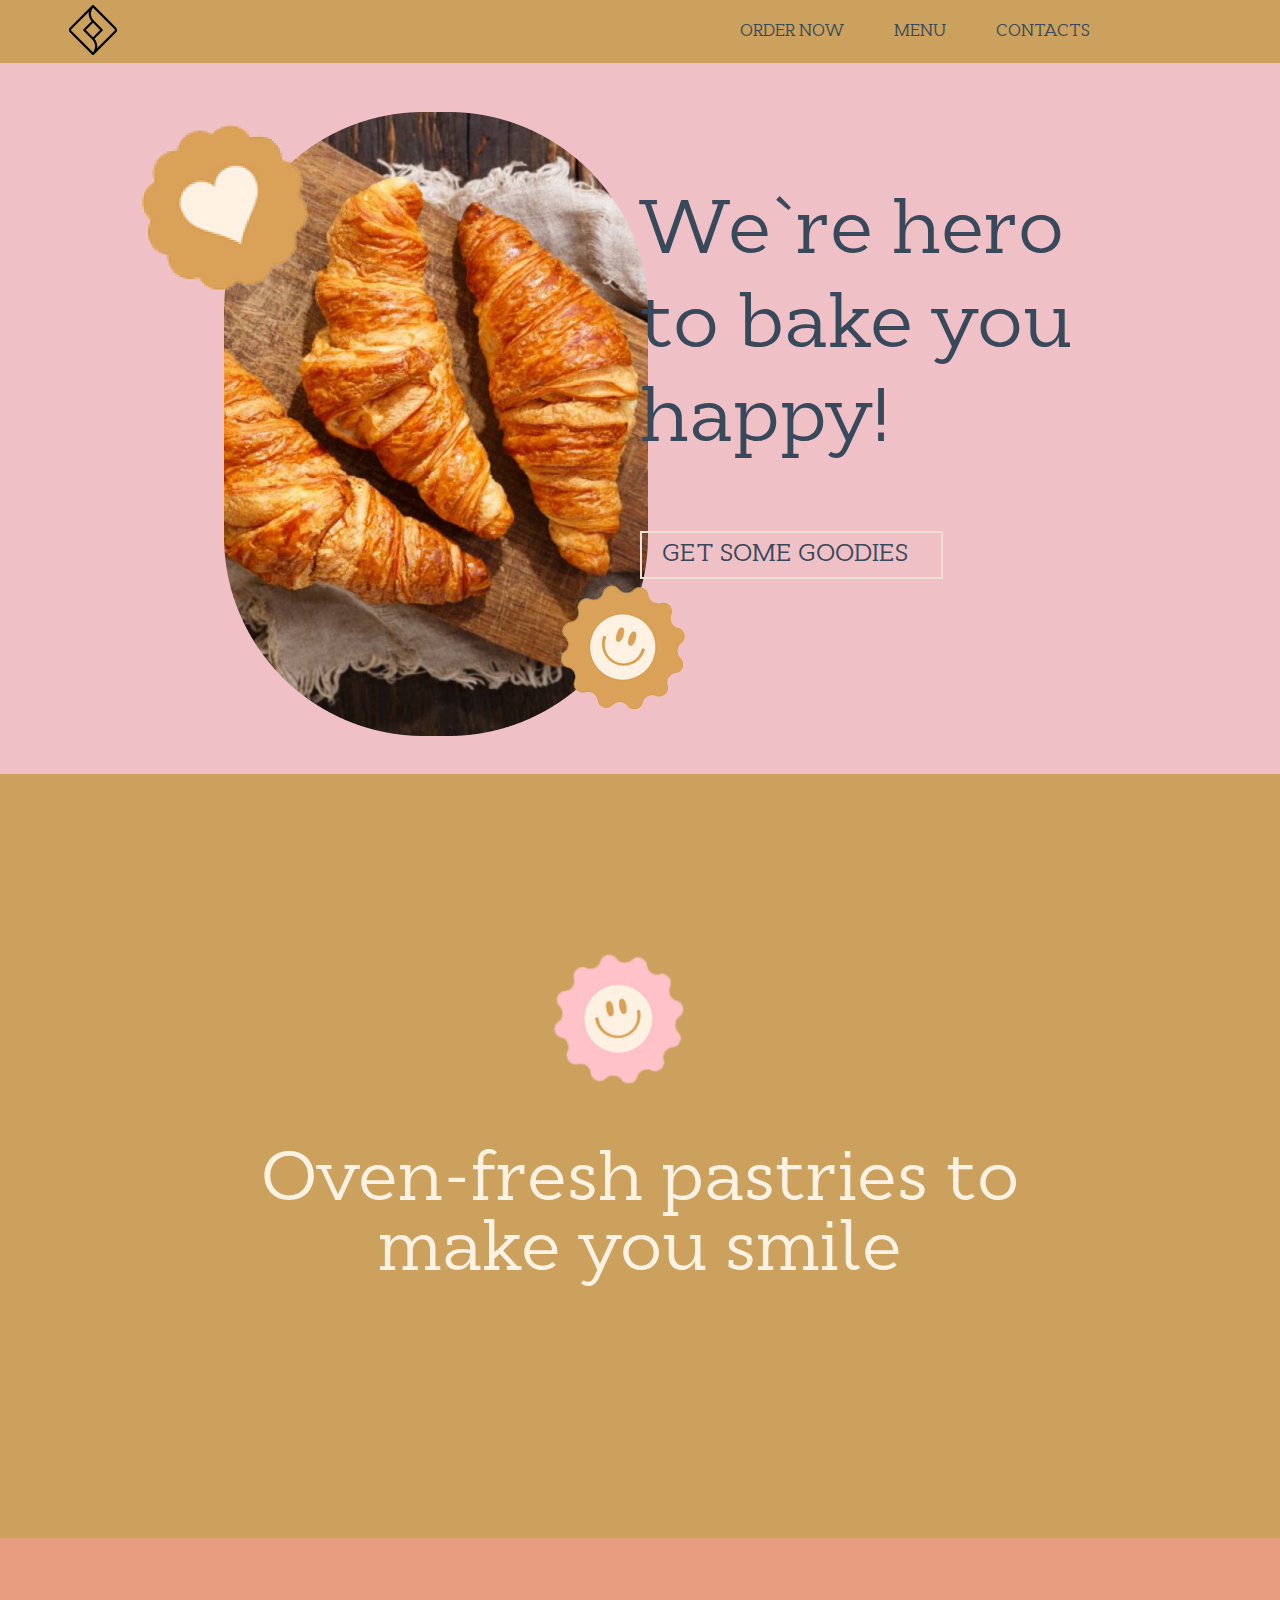
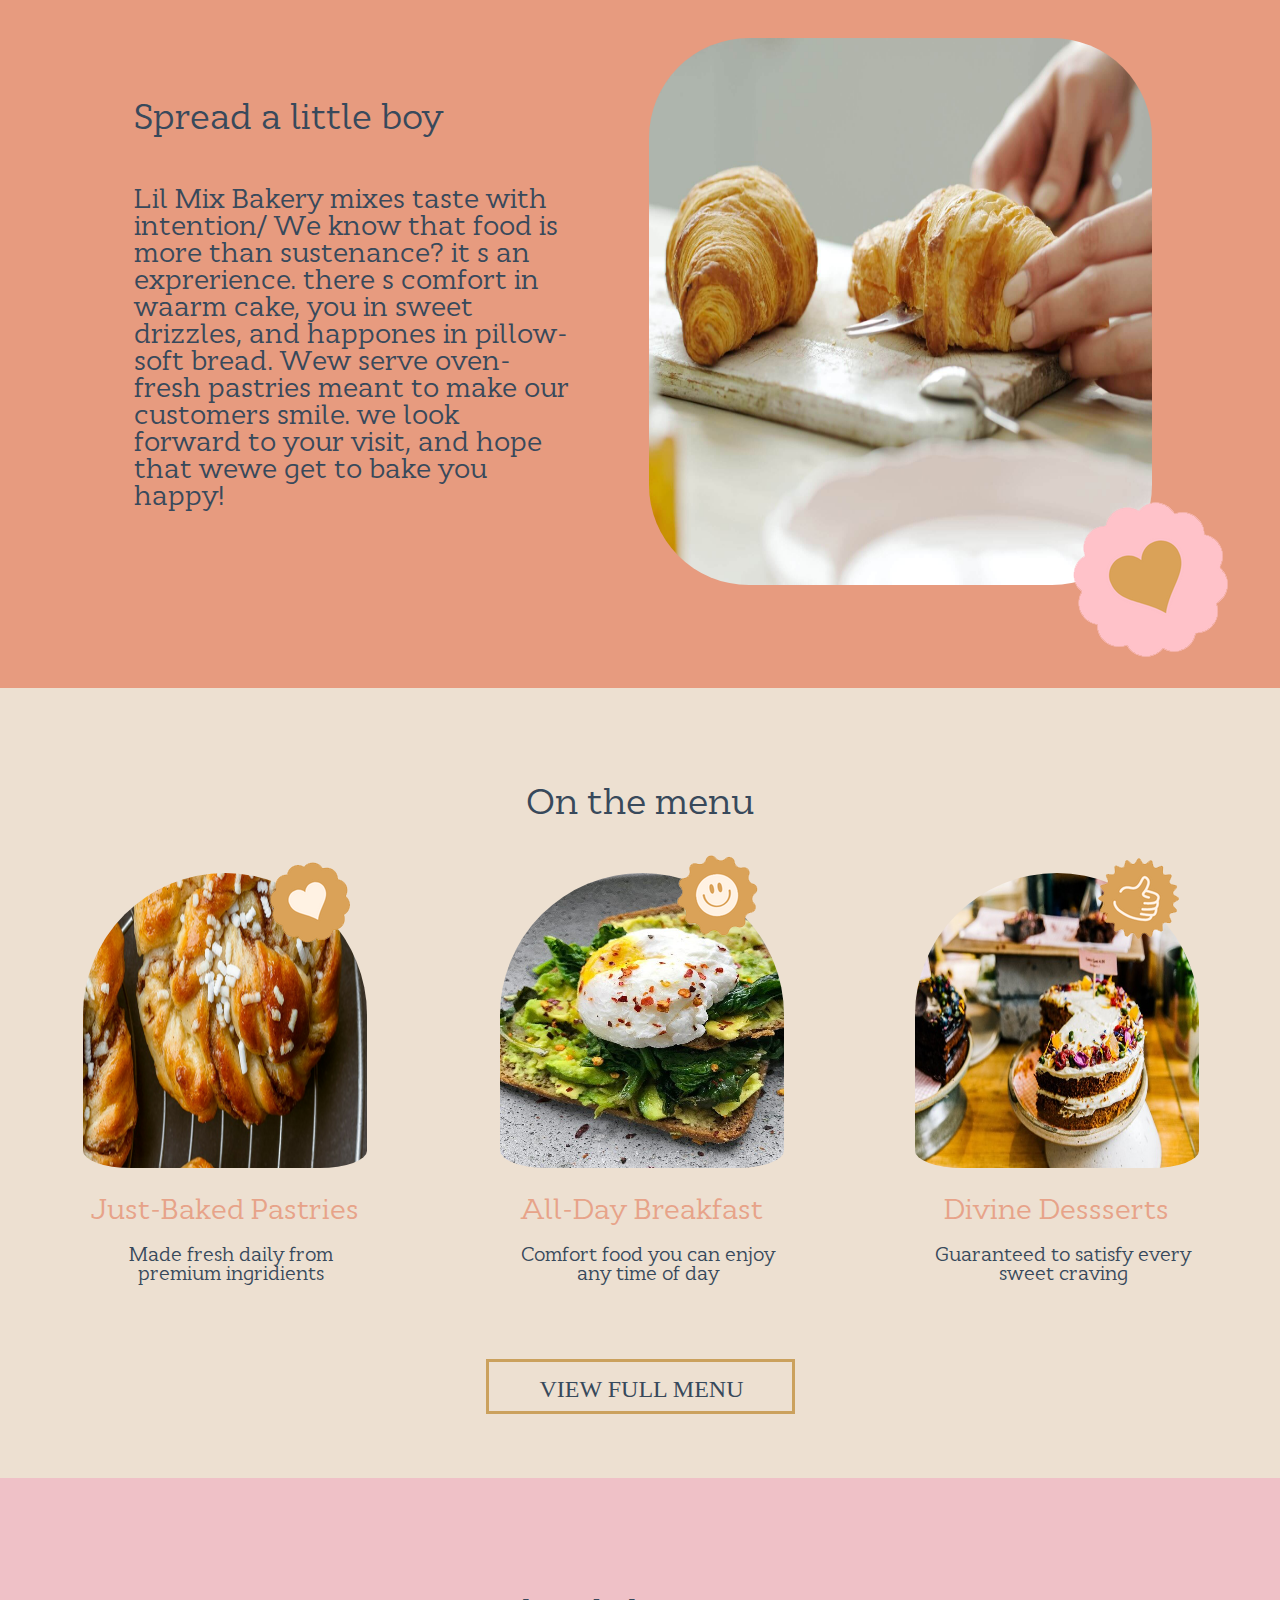
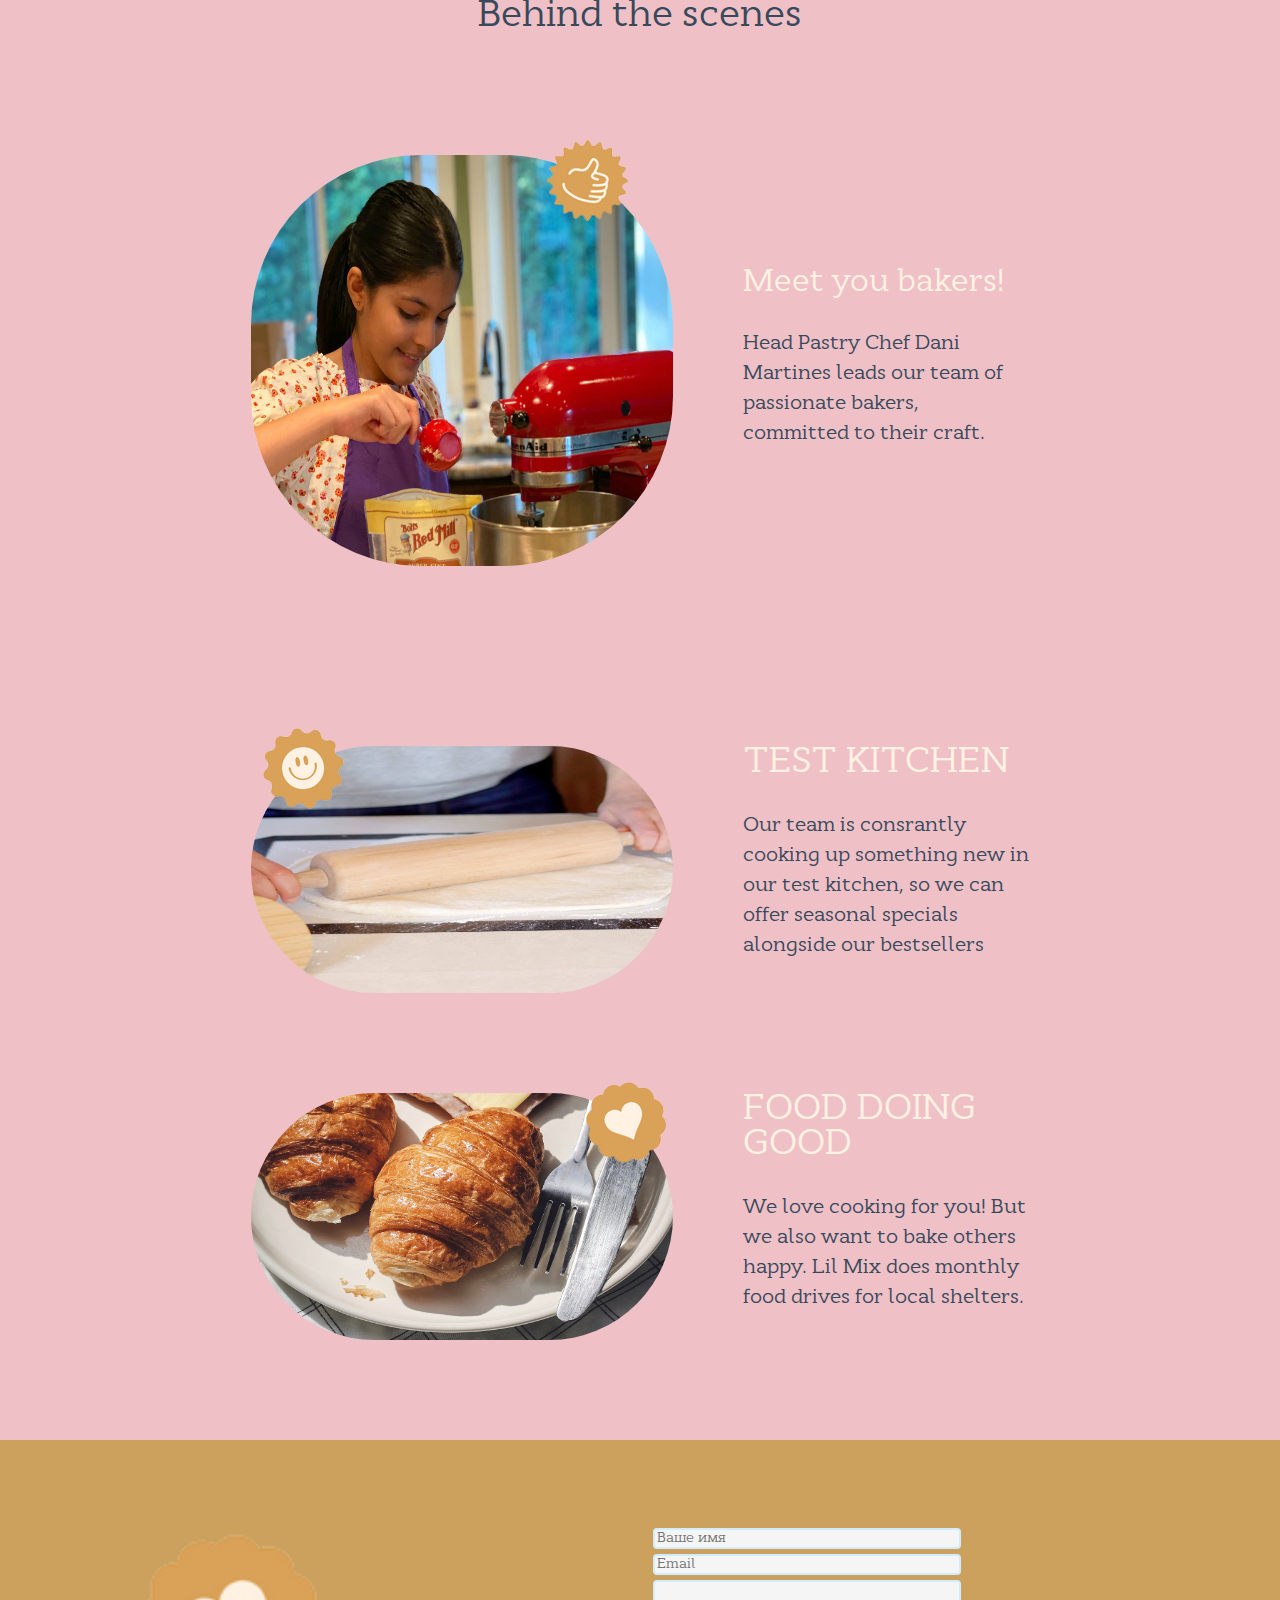
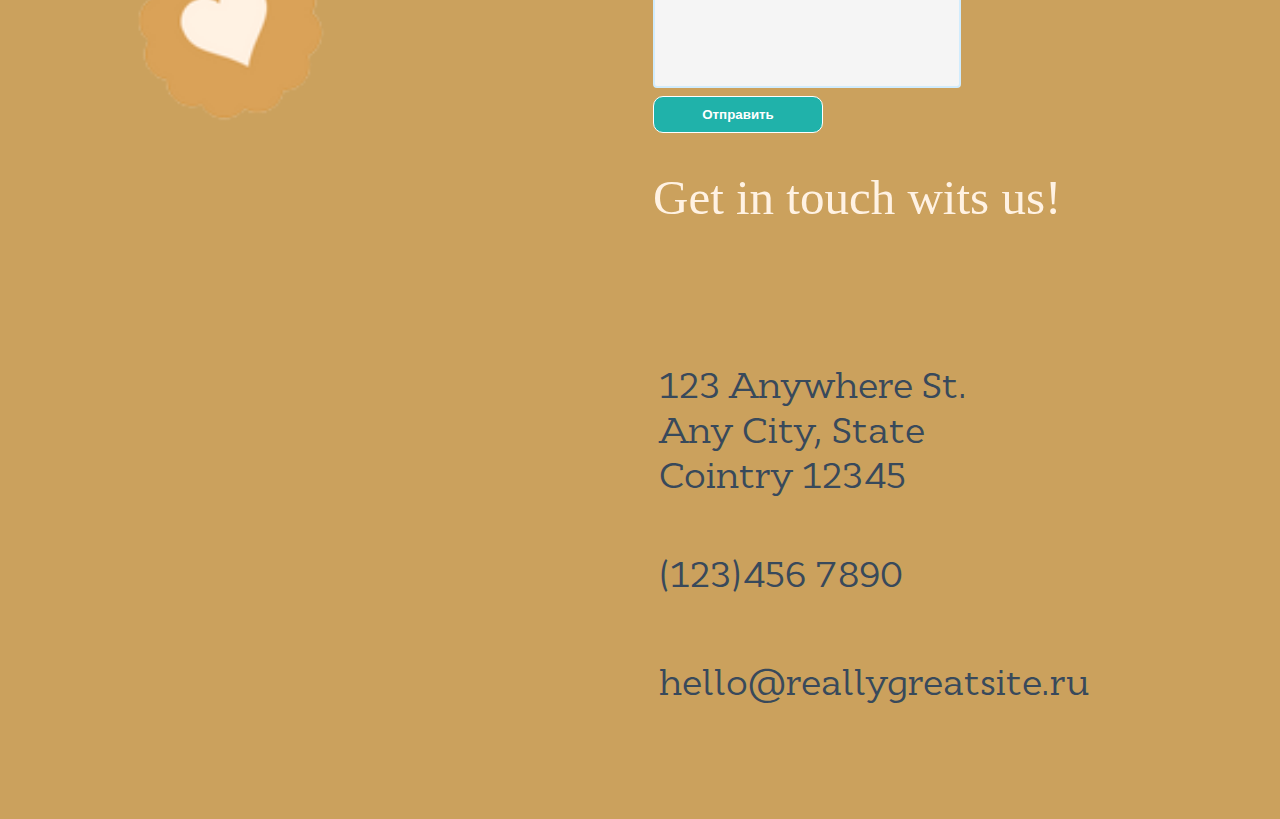
<file: index.html>
<!DOCTYPE html>
<html lang="en">
<head>
    <meta charset="UTF-8">
    <meta name="viewport" content="width=device-width, initial-scale=1.0">
    <link rel="stylesheet" href="./style/style.css">
    <link rel="stylesheet" href="./style/reset.css">
    <title>Bake</title>
</head>
<body>
    <header>
        <div class="container">
            <div class="header">
                <a href="" class="header-logo"><img class="header-logo__img" src="./img/logo.svg" alt=""></a>
                <nav>
                    <ul class="header-list">
                        <li class="header-list__item"><a href="tel:1234567890" class="header-list__item__link">Order now</a></li>
                        <li class="header-list__item"><a href="index.html#menu" class="header-list__item__link">Menu</a></li>
                        <li class="header-list__item"><a href="index.html#footer" class="header-list__item__link">Contacts</a></li>
                    </ul>
                </nav>
            </div>
        </div>
    </header>
    <main>
        <section class="hero">
            <div class="container">
                <div class="hero-content">
                    <div class="hero-content__info">
                        <h1 class="hero-content_info_header">We`re hero to bake you happy!</h1>
                        <a href="" class="hero-content_info__bnt">Get some goodies</a>
                    </div>
                </div>
            </div>
        </section>
        <section class="oven">
            <img src="./img/img2.png" alt="" class="oven-img">
            <p class="oven-paragraph">Oven-fresh pastries to make you smile</p>
        </section>
        <section class="joy">
            <div class="container">
                <div class="joy-info">
                    <div class="joy-info__content">
                        <h3 class="juy-info__content__header">Spread a little boy</h3>
                        <p class="juy-info__content__paragraph">Lil Mix Bakery mixes taste with intention/ We know that food is more than sustenance?  it s an exprerience. there s comfort in waarm cake, you in sweet drizzles, and happones in pillow-soft bread. Wew serve oven-fresh pastries meant to make our customers smile. we look forward to your visit, and hope that wewe get to bake you happy!</p>
                    </div>
                    <div class="img"><img class="joy-info__img" src="./img/imgh2.jpg" alt=""></div>
                </div>
            </div>
        </section>
        <section class="menu">
            <div class="container">
                <h3 class="menu-header" id="menu">On the menu</h3>
                <ul class="menu-items">
                    <li class="menu-items__item">
                        <img src="./img/imgcard1.png" alt="" class="menu-items__item__img">
                        <a class="menu-items__item__header">Just-Baked Pastries</a>
                        <p class="menu-items__item_paragraph">Made fresh daily from premium ingridients</p>
                    </li>
                    <li class="menu-items__item">
                        <img src="./img/imgcard2.jpg" alt="" class="menu-items__item__img">
                        <a class="menu-items__item__header">All-Day Breakfast</a>
                        <p class="menu-items__item_paragraph">Comfort food you can enjoy any time of day</p>
                    </li>
                    <li class="menu-items__item">
                        <img src="./img/imgcard3.jpg" alt="" class="menu-items__item__img">
                        <a class="menu-items__item__header">Divine Dessserts</a>
                        <p class="menu-items__item_paragraph">Guaranteed to satisfy every sweet craving</p>
                    </li>
                </ul>
                <a href="" class="menu-btn">View full menu</a>
            </div>
        </section>
        <section class="behind">
            <div class="container">
                <h3 class="behind-header">Behind the scenes</h3>
                <ul class="behind-list">
                    <li class="behind-list__item">
                        <img src="./img/meet.jpg" alt="" class="behind-list__item__img">
                        <div class="behind-list__item__info">
                            <h3 class="behind-list__item__info_header1">Meet you bakers!</h3>
                            <div class="behind-list__item__info__paragraph">Head Pastry Chef Dani Martines leads our team of passionate bakers, committed to their craft.</div>
                        </div>
                    </li>
                    <li class="behind-list__item">
                        <img src="./img/meet2.jpg" alt="" class="behind-list__item__img2">
                        <div class="behind-list__item__info">
                            <h3 class="behind-list__item__info_header">Test Kitchen</h3>
                            <div class="behind-list__item__info__paragraph">Our team is consrantly cooking up something new in our test kitchen, so we can offer seasonal specials alongside our bestsellers</div>
                        </div>
                    </li>
                    <li class="behind-list__item">
                        <img src="./img/meet3.png" alt="" class="behind-list__item__img2">
                        <div class="behind-list__item__info">
                            <h3 class="behind-list__item__info_header">Food doing good</h3>
                            <div class="behind-list__item__info__paragraph">We love cooking for you! But we also want to bake others happy. Lil Mix does monthly food drives for local shelters.</div>
                        </div>
                    </li>
                </ul>
            </div>
        </section>
    </main>
    <footer>
        <div class="footer-container" id="footer">
            <div class="footer-info">
                <form action="" class="footer-form">
                    <p><input type="text" placeholder="Ваше имя" id="name"></p>
                    <p></p><input type="text" placeholder="Email" id="email"></p>
                    <p><textarea type="text" id="text"></textarea></p>
                    <p><button id="footer-btn">Отправить</button></p>
                </form>
                <h3 class="footer-info__header">Get in touch wits us!</h3>
                <p class="footer-info__paragraph">123 Anywhere St. Any City, State Cointry 12345</p>
                <a href="tel:1234567890" class="footer-info__link">(123)456 7890<br><br><br></a>
                <a href="mailto:hello@reallygreatsite.ru" class="footer-info__link">hello@reallygreatsite.ru</a>
            </div>
        </div>
    </footer>
</body>
</html>
</file>
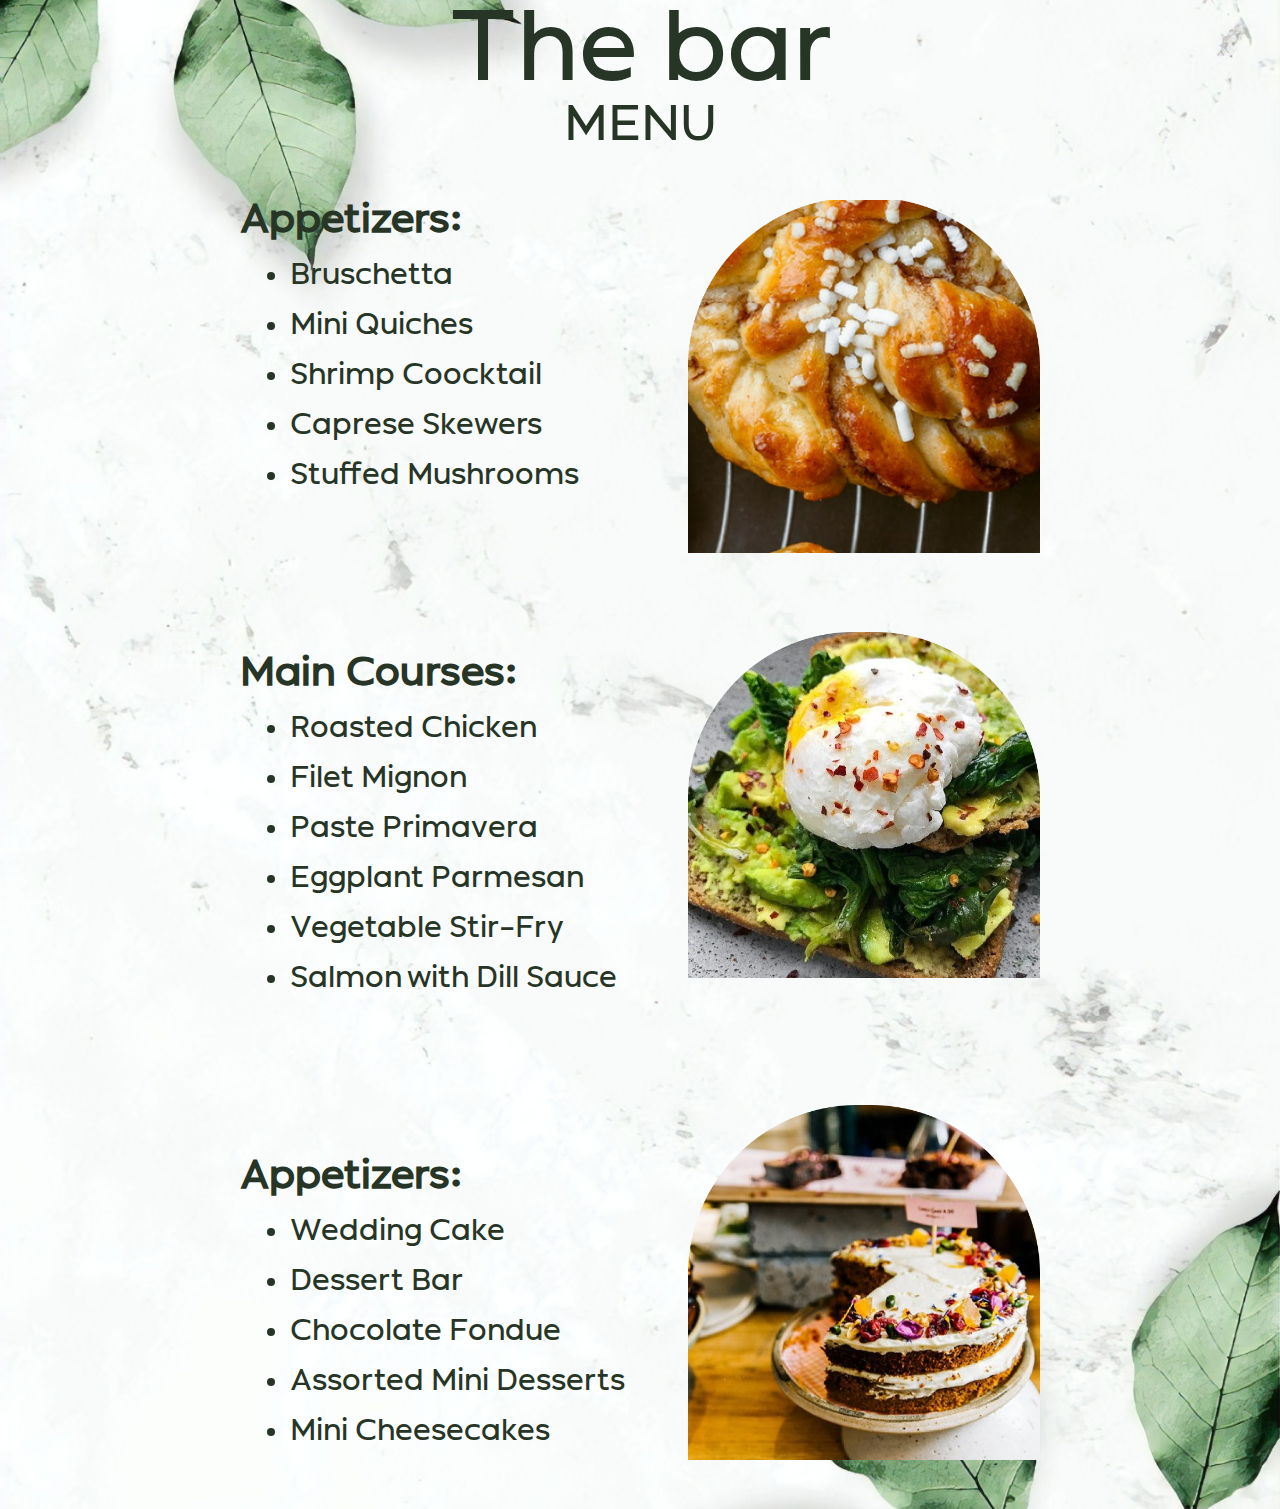
<file: menu.html>
<!DOCTYPE html>
<html lang="en">
<head>
    <meta charset="UTF-8">
    <meta name="viewport" content="width=device-width, initial-scale=1.0">
    <link rel="stylesheet" href="./style/style.css">
    <link rel="stylesheet" href="./style/reset.css">
    <title>Menu</title>
</head>
<body>
    <main>
        <section class="menu2">
           <div class="container-menu">
            <h1 class="menu-header1">The bar</h1>
            <h2 class="menu-header2">Menu</h2>
              <ul class="menu-list">
                <li class="menu-list__item">
                    <h3 class="menu-item__header">Appetizers:</h3>
                    <ul class="menu-item__list">
                        <li class="menu-item__list__item">Bruschetta</li>
                        <li class="menu-item__list__item">Mini Quiches</li>
                        <li class="menu-item__list__item">Shrimp Coocktail</li>
                        <li class="menu-item__list__item">Caprese Skewers</li>
                        <li class="menu-item__list__item">Stuffed Mushrooms</li>
                    </ul>
                </li>
                <li class="menu-list__item">
                    <h3 class="menu-item__header">Main Courses:</h3>
                    <ul class="menu-item__list">
                        <li class="menu-item__list__item">Roasted Chicken</li>
                        <li class="menu-item__list__item">Filet Mignon</li>
                        <li class="menu-item__list__item">Paste Primavera</li>
                        <li class="menu-item__list__item">Eggplant Parmesan</li>
                        <li class="menu-item__list__item">Vegetable Stir-Fry</li>
                        <li class="menu-item__list__item">Salmon with Dill Sauce</li>
                    </ul>
                </li>
                <li class="menu-list__item">
                    <h3 class="menu-item__header">Appetizers:</h3>
                    <ul class="menu-item__list">
                        <li class="menu-item__list__item">Wedding Cake</li>
                        <li class="menu-item__list__item">Dessert Bar</li>
                        <li class="menu-item__list__item">Chocolate Fondue</li>
                        <li class="menu-item__list__item">Assorted Mini Desserts</li>
                        <li class="menu-item__list__item">Mini Cheesecakes</li>
                    </ul>
                </li>
              </ul>
           </div>
        </section>
    </main>
</body>
</html>
</file>
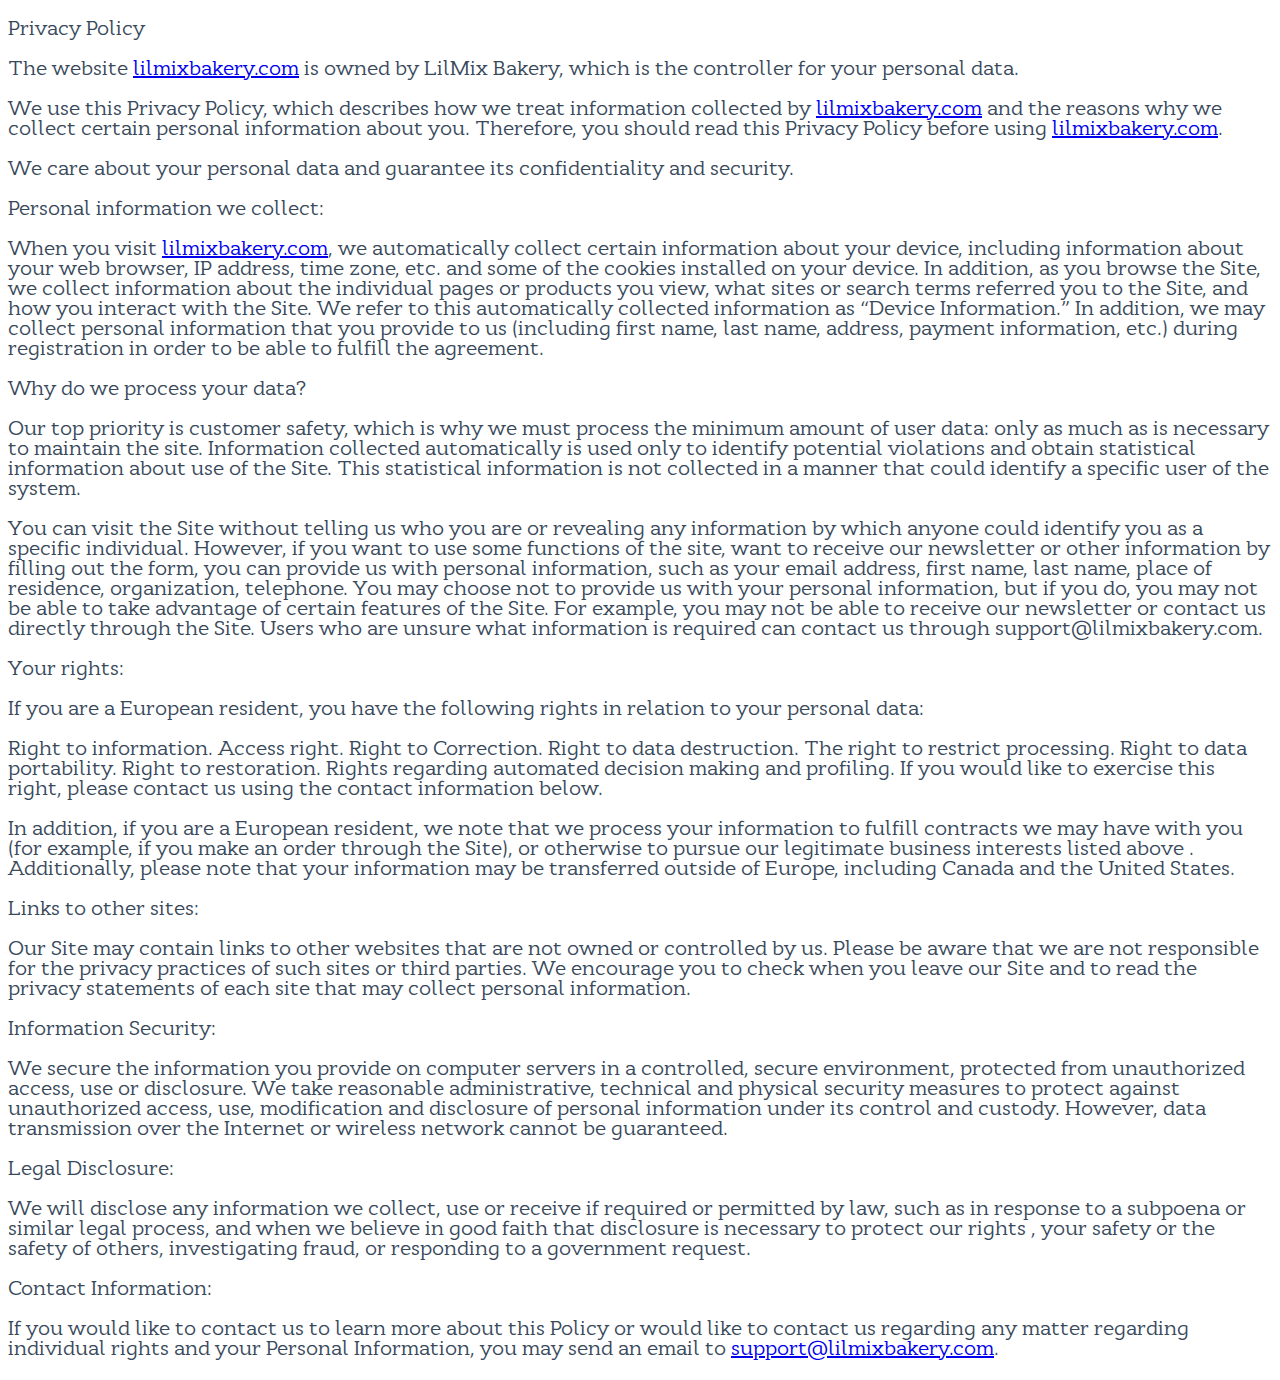
<file: privacy.html>
<!DOCTYPE html>
<html lang="en">
<head>
    <meta charset="UTF-8">
    <meta name="viewport" content="width=device-width, initial-scale=1.0">
    <link rel="stylesheet" href="./style/style.css">
    <title>Privacy Policy</title>
</head>
<body>
    <p class="private">Privacy Policy </p>
    <p class="private">The website <a href="lilmixbakery.com">lilmixbakery.com</a> is owned by LilMix Bakery, which is the controller for your personal data.</p>
        
    <p class="private">We use this Privacy Policy, which describes how we treat information collected by <a href="lilmixbakery.com">lilmixbakery.com</a> and the reasons why we collect certain personal information about you. Therefore, you should read this Privacy Policy before using <a href="lilmixbakery.com">lilmixbakery.com</a>.</p>
        
    <p class="private"> We care about your personal data and guarantee its confidentiality and security.</p>
        
    <p class="private"> Personal information we collect:</p>
        
    <p class="private"> When you visit <a href="lilmixbakery.com">lilmixbakery.com</a>, we automatically collect certain information about your device, including information about your web browser, IP address, time zone, etc. and some of the cookies installed on your device. In addition, as you browse the Site, we collect information about the individual pages or products you view, what sites or search terms referred you to the Site, and how you interact with the Site. We refer to this automatically collected information as “Device Information.” In addition, we may collect personal information that you provide to us (including first name, last name, address, payment information, etc.) during registration in order to be able to fulfill the agreement.</p>
        
    <p class="private">Why do we process your data?</p>
        
    <p class="private"> Our top priority is customer safety, which is why we must process the minimum amount of user data: only as much as is necessary to maintain the site. Information collected automatically is used only to identify potential violations and obtain statistical information about use of the Site. This statistical information is not collected in a manner that could identify a specific user of the system.
        
        <p class="private">  You can visit the Site without telling us who you are or revealing any information by which anyone could identify you as a specific individual. However, if you want to use some functions of the site, want to receive our newsletter or other information by filling out the form, you can provide us with personal information, such as your email address, first name, last name, place of residence, organization, telephone. You may choose not to provide us with your personal information, but if you do, you may not be able to take advantage of certain features of the Site. For example, you may not be able to receive our newsletter or contact us directly through the Site. Users who are unsure what information is required can contact us through support@lilmixbakery.com.
        
            <p class="private">  Your rights:</p>
        
                <p class="private">  If you are a European resident, you have the following rights in relation to your personal data:</p>
        <p class="private">  
        Right to information.
        Access right.
        Right to Correction.
        Right to data destruction.
        The right to restrict processing.
        Right to data portability.
        Right to restoration.
        Rights regarding automated decision making and profiling.
        If you would like to exercise this right, please contact us using the contact information below.</p>
        
        <p class="private">  In addition, if you are a European resident, we note that we process your information to fulfill contracts we may have with you (for example, if you make an order through the Site), or otherwise to pursue our legitimate business interests listed above . Additionally, please note that your information may be transferred outside of Europe, including Canada and the United States.</p>
        
        <p class="private"> Links to other sites:</p>
        
        <p class="private"> Our Site may contain links to other websites that are not owned or controlled by us. Please be aware that we are not responsible for the privacy practices of such sites or third parties. We encourage you to check when you leave our Site and to read the privacy statements of each site that may collect personal information.</p>
        
            <p class="private">Information Security:</p>
        
                <p class="private">We secure the information you provide on computer servers in a controlled, secure environment, protected from unauthorized access, use or disclosure. We take reasonable administrative, technical and physical security measures to protect against unauthorized access, use, modification and disclosure of personal information under its control and custody. However, data transmission over the Internet or wireless network cannot be guaranteed.</p>
        
                    <p class="private">Legal Disclosure:</p>
        
                        <p class="private">We will disclose any information we collect, use or receive if required or permitted by law, such as in response to a subpoena or similar legal process, and when we believe in good faith that disclosure is necessary to protect our rights , your safety or the safety of others, investigating fraud, or responding to a government request.</p>
        
                            <p class="private">Contact Information:</p>
        
                                <p class="private">If you would like to contact us to learn more about this Policy or would like to contact us regarding any matter regarding individual rights and your Personal Information, you may send an email to <a href="mailto:support@lilmixbakery.com">support@lilmixbakery.com</a>.</p>
</body>
</html>
</file>
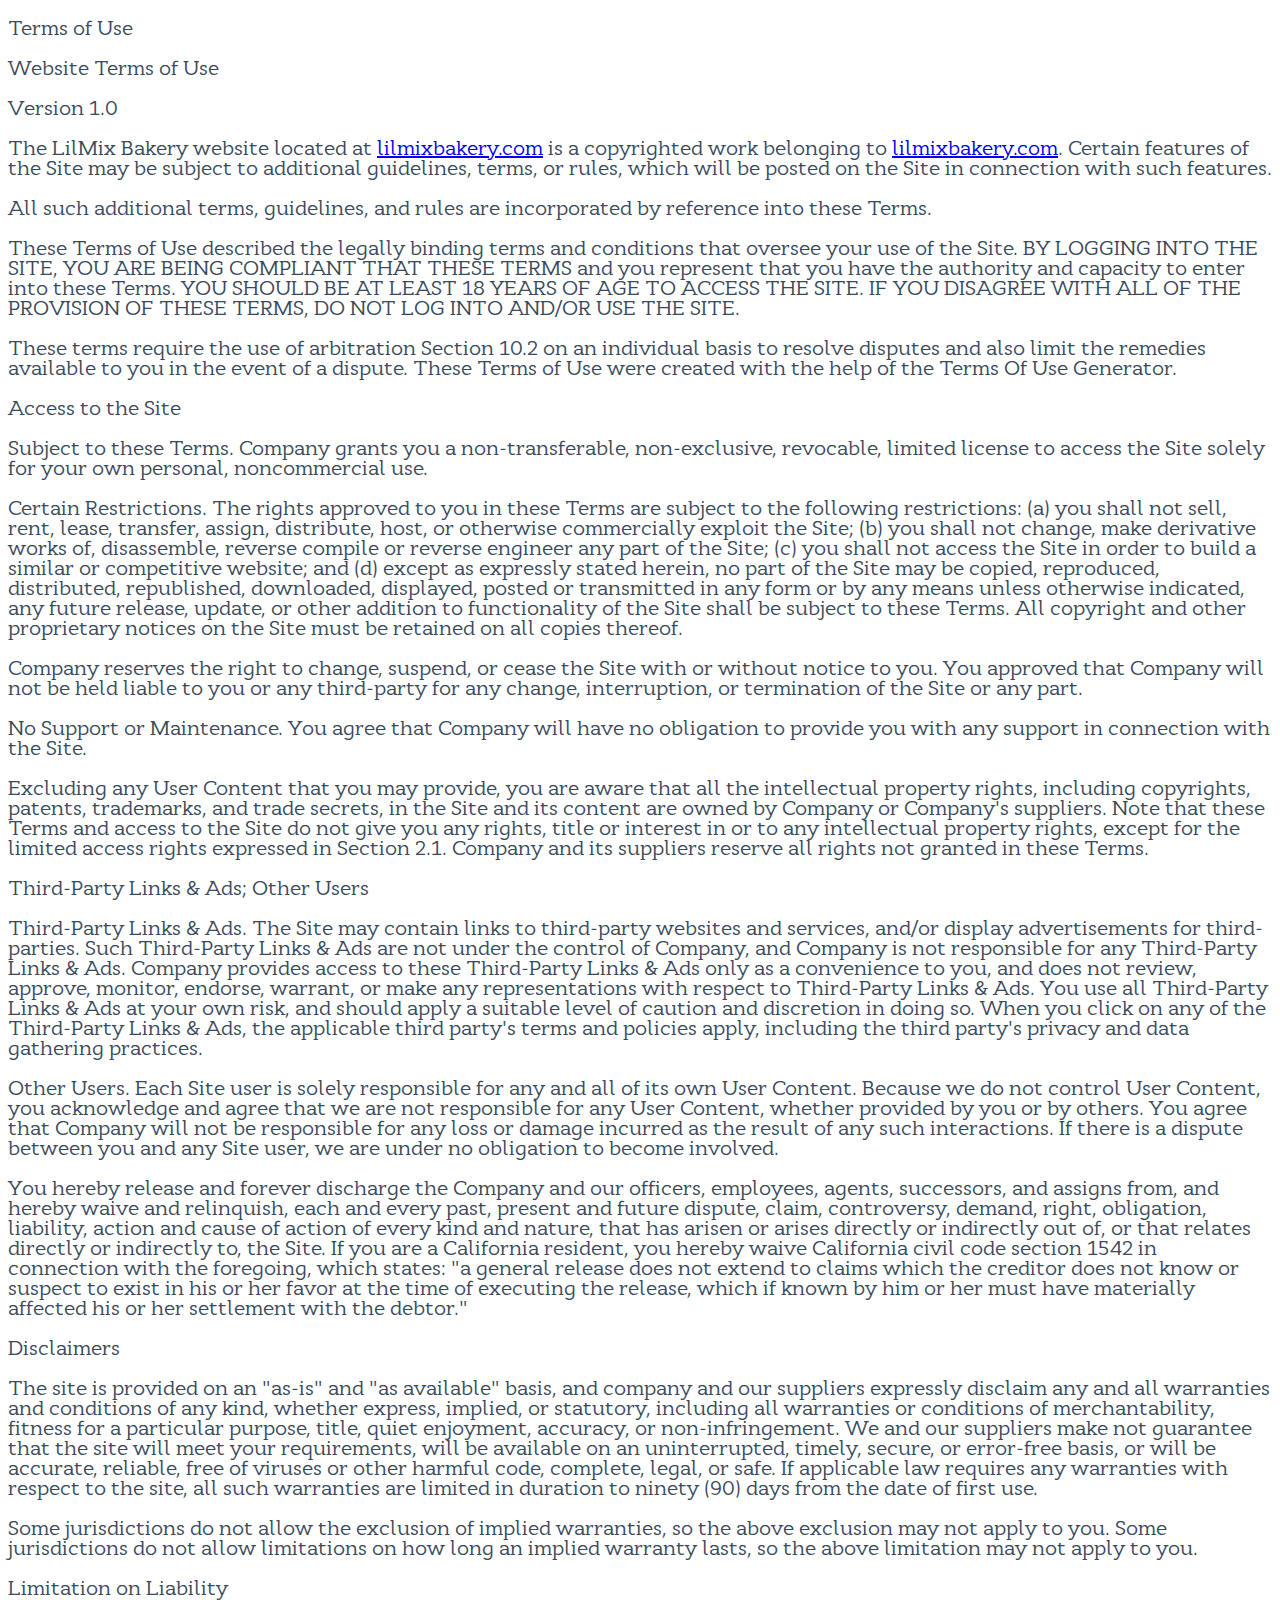
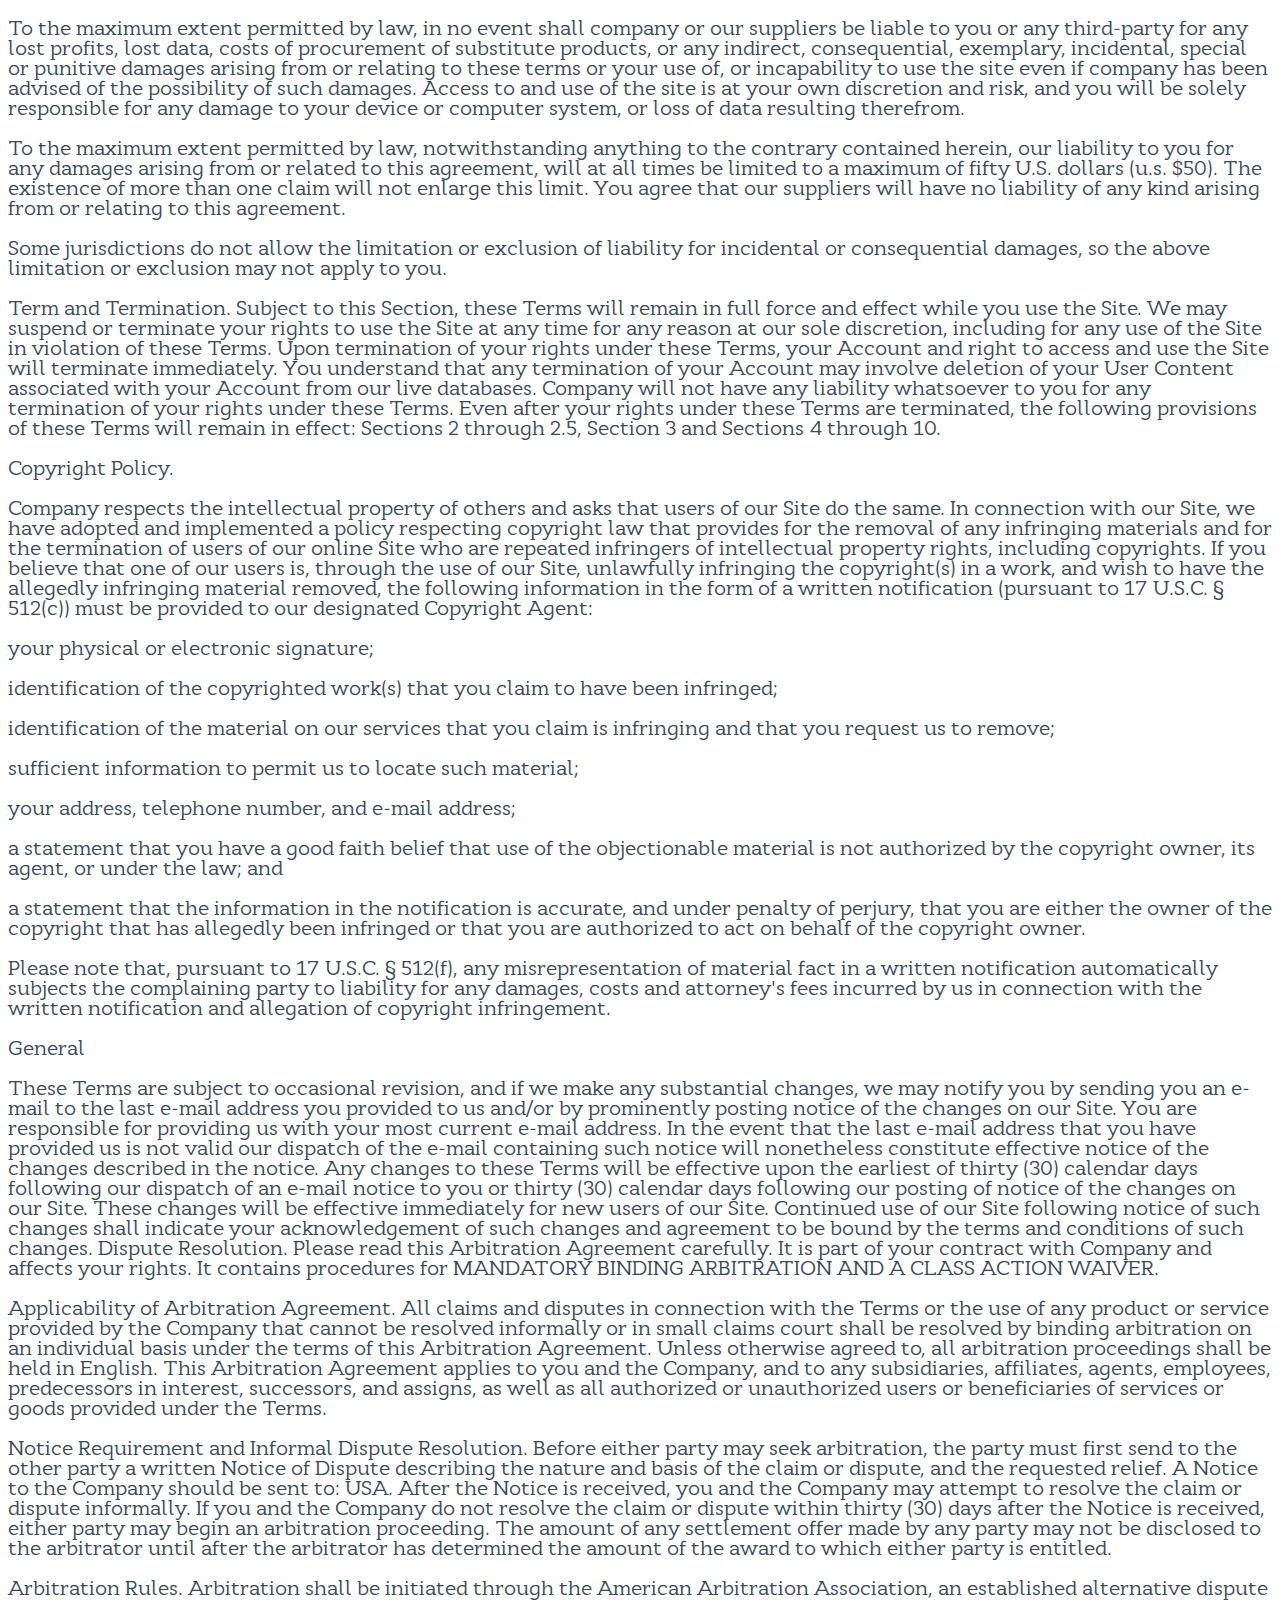
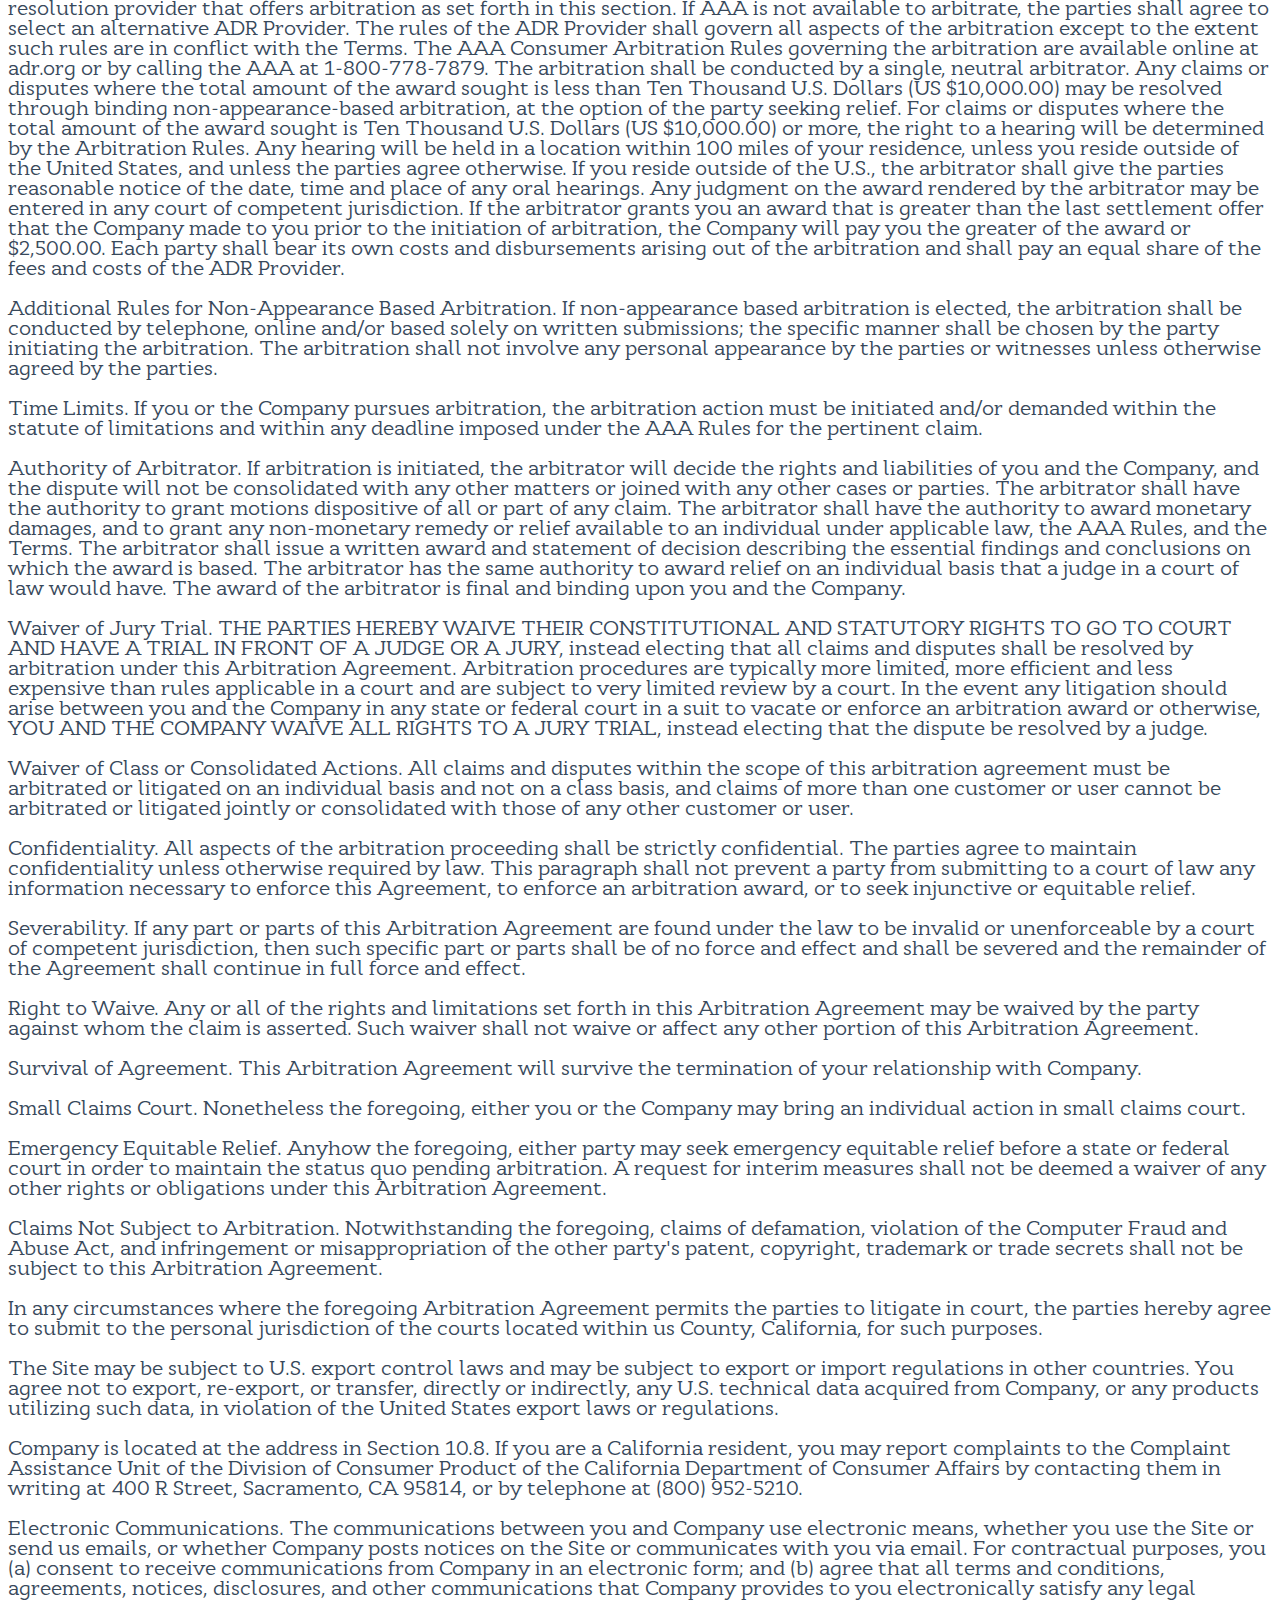
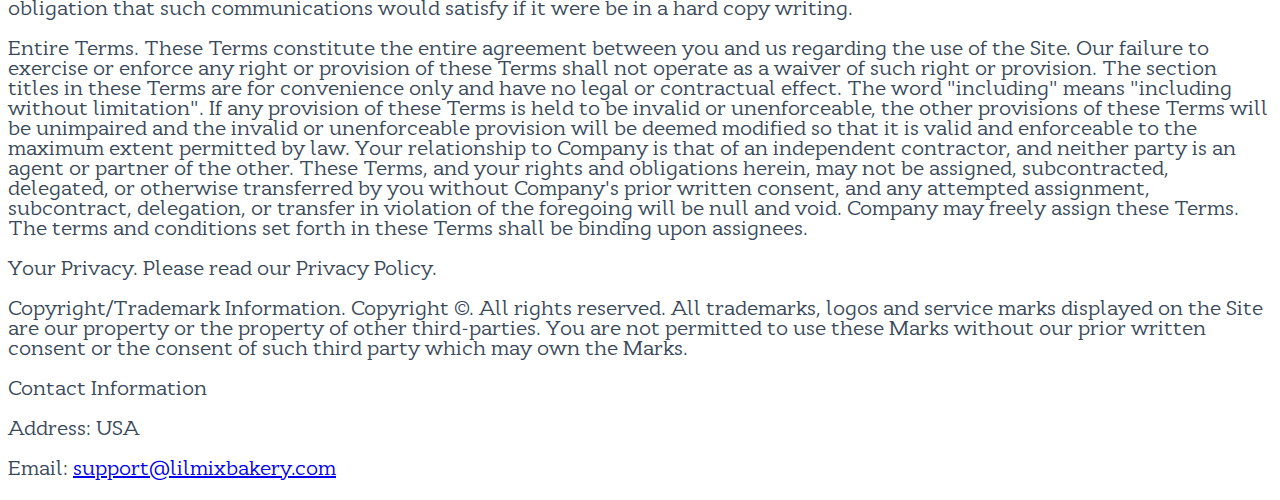
<file: terms.html>
<!DOCTYPE html>
<html lang="en">
<head>
    <meta charset="UTF-8">
    <meta name="viewport" content="width=device-width, initial-scale=1.0">
    <link rel="stylesheet" href="./style/style.css">
    <title>Terms of Use</title>
</head>
<body>
    <p class="teams">Terms of Use</p>
        <p class="teams"> Website Terms of Use</p>
            <p class="teams"> Version 1.0</p>
        
        <p class="teams">The LilMix Bakery website located at <a href="lilmixbakery.com">lilmixbakery.com</a> is a copyrighted work belonging to <a href="lilmixbakery.com">lilmixbakery.com</a>. Certain features of the Site may be subject to additional guidelines, terms, or rules, which will be posted on the Site in connection with such features.</p>
        
        <p class="teams">All such additional terms, guidelines, and rules are incorporated by reference into these Terms.</p>
        
        <p class="teams">These Terms of Use described the legally binding terms and conditions that oversee your use of the Site. BY LOGGING INTO THE SITE, YOU ARE BEING COMPLIANT THAT THESE TERMS and you represent that you have the authority and capacity to enter into these Terms. YOU SHOULD BE AT LEAST 18 YEARS OF AGE TO ACCESS THE SITE. IF YOU DISAGREE WITH ALL OF THE PROVISION OF THESE TERMS, DO NOT LOG INTO AND/OR USE THE SITE.</p>
        
        <p class="teams">These terms require the use of arbitration Section 10.2 on an individual basis to resolve disputes and also limit the remedies available to you in the event of a dispute. These Terms of Use were created with the help of the Terms Of Use Generator.</p>
        
            <p class="teams">Access to the Site
                <p class="teams">Subject to these Terms. Company grants you a non-transferable, non-exclusive, revocable, limited license to access the Site solely for your own personal, noncommercial use.</p>
        
                    <p class="teams">Certain Restrictions. The rights approved to you in these Terms are subject to the following restrictions: (a) you shall not sell, rent, lease, transfer, assign, distribute, host, or otherwise commercially exploit the Site; (b) you shall not change, make derivative works of, disassemble, reverse compile or reverse engineer any part of the Site; (c) you shall not access the Site in order to build a similar or competitive website; and (d) except as expressly stated herein, no part of the Site may be copied, reproduced, distributed, republished, downloaded, displayed, posted or transmitted in any form or by any means unless otherwise indicated, any future release, update, or other addition to functionality of the Site shall be subject to these Terms.  All copyright and other proprietary notices on the Site must be retained on all copies thereof.</p>
        
                        <p class="teams">Company reserves the right to change, suspend, or cease the Site with or without notice to you.  You approved that Company will not be held liable to you or any third-party for any change, interruption, or termination of the Site or any part.</p>
        
                            <p class="teams">No Support or Maintenance. You agree that Company will have no obligation to provide you with any support in connection with the Site.</p>
        
                                <p class="teams">Excluding any User Content that you may provide, you are aware that all the intellectual property rights, including copyrights, patents, trademarks, and trade secrets, in the Site and its content are owned by Company or Company's suppliers. Note that these Terms and access to the Site do not give you any rights, title or interest in or to any intellectual property rights, except for the limited access rights expressed in Section 2.1. Company and its suppliers reserve all rights not granted in these Terms.</p>
        
                                    <p class="teams">Third-Party Links & Ads; Other Users
                                        <p class="teams">Third-Party Links & Ads. The Site may contain links to third-party websites and services, and/or display advertisements for third-parties.  Such Third-Party Links & Ads are not under the control of Company, and Company is not responsible for any Third-Party Links & Ads.  Company provides access to these Third-Party Links & Ads only as a convenience to you, and does not review, approve, monitor, endorse, warrant, or make any representations with respect to Third-Party Links & Ads.  You use all Third-Party Links & Ads at your own risk, and should apply a suitable level of caution and discretion in doing so. When you click on any of the Third-Party Links & Ads, the applicable third party's terms and policies apply, including the third party's privacy and data gathering practices.</p>
        
                                            <p class="teams">Other Users. Each Site user is solely responsible for any and all of its own User Content.  Because we do not control User Content, you acknowledge and agree that we are not responsible for any User Content, whether provided by you or by others.  You agree that Company will not be responsible for any loss or damage incurred as the result of any such interactions.  If there is a dispute between you and any Site user, we are under no obligation to become involved.</p>
        
                                                <p class="teams">You hereby release and forever discharge the Company and our officers, employees, agents, successors, and assigns from, and hereby waive and relinquish, each and every past, present and future dispute, claim, controversy, demand, right, obligation, liability, action and cause of action of every kind and nature, that has arisen or arises directly or indirectly out of, or that relates directly or indirectly to, the Site. If you are a California resident, you hereby waive California civil code section 1542 in connection with the foregoing, which states: "a general release does not extend to claims which the creditor does not know or suspect to exist in his or her favor at the time of executing the release, which if known by him or her must have materially affected his or her settlement with the debtor."</p>
        
                                                    <p class="teams">Disclaimers</p>
                                                        <p class="teams">The site is provided on an "as-is" and "as available" basis, and company and our suppliers expressly disclaim any and all warranties and conditions of any kind, whether express, implied, or statutory, including all warranties or conditions of merchantability, fitness for a particular purpose, title, quiet enjoyment, accuracy, or non-infringement.  We and our suppliers make not guarantee that the site will meet your requirements, will be available on an uninterrupted, timely, secure, or error-free basis, or will be accurate, reliable, free of viruses or other harmful code, complete, legal, or safe.  If applicable law requires any warranties with respect to the site, all such warranties are limited in duration to ninety (90) days from the date of first use.</p>
        
                                                            <p class="teams">Some jurisdictions do not allow the exclusion of implied warranties, so the above exclusion may not apply to you.  Some jurisdictions do not allow limitations on how long an implied warranty lasts, so the above limitation may not apply to you.</p>
        
                                                                <p class="teams">Limitation on Liability
                                                                    <p class="teams">To the maximum extent permitted by law, in no event shall company or our suppliers be liable to you or any third-party for any lost profits, lost data, costs of procurement of substitute products, or any indirect, consequential, exemplary, incidental, special or punitive damages arising from or relating to these terms or your use of, or incapability to use the site even if company has been advised of the possibility of such damages.  Access to and use of the site is at your own discretion and risk, and you will be solely responsible for any damage to your device or computer system, or loss of data resulting therefrom.</p>
        
                                                                        <p class="teams">To the maximum extent permitted by law, notwithstanding anything to the contrary contained herein, our liability to you for any damages arising from or related to this agreement, will at all times be limited to a maximum of fifty U.S. dollars (u.s. $50). The existence of more than one claim will not enlarge this limit.  You agree that our suppliers will have no liability of any kind arising from or relating to this agreement.</p>
        
                                                                            <p class="teams">Some jurisdictions do not allow the limitation or exclusion of liability for incidental or consequential damages, so the above limitation or exclusion may not apply to you.
        
                                                                                <p class="teams">Term and Termination. Subject to this Section, these Terms will remain in full force and effect while you use the Site.  We may suspend or terminate your rights to use the Site at any time for any reason at our sole discretion, including for any use of the Site in violation of these Terms.  Upon termination of your rights under these Terms, your Account and right to access and use the Site will terminate immediately.  You understand that any termination of your Account may involve deletion of your User Content associated with your Account from our live databases.  Company will not have any liability whatsoever to you for any termination of your rights under these Terms.  Even after your rights under these Terms are terminated, the following provisions of these Terms will remain in effect: Sections 2 through 2.5, Section 3 and Sections 4 through 10.</p>
        
                                                                                    <p class="teams">Copyright Policy.
                                                                                        <p class="teams">Company respects the intellectual property of others and asks that users of our Site do the same.  In connection with our Site, we have adopted and implemented a policy respecting copyright law that provides for the removal of any infringing materials and for the termination of users of our online Site who are repeated infringers of intellectual property rights, including copyrights.  If you believe that one of our users is, through the use of our Site, unlawfully infringing the copyright(s) in a work, and wish to have the allegedly infringing material removed, the following information in the form of a written notification (pursuant to 17 U.S.C. § 512(c)) must be provided to our designated Copyright Agent:</p>
        
        <p class="teams">your physical or electronic signature;</p>
            <p class="teams">identification of the copyrighted work(s) that you claim to have been infringed;</p>
                <p class="teams">identification of the material on our services that you claim is infringing and that you request us to remove;</p>
                    <p class="teams">sufficient information to permit us to locate such material;</p>
                        <p class="teams">your address, telephone number, and e-mail address;</p>
                            <p class="teams">a statement that you have a good faith belief that use of the objectionable material is not authorized by the copyright owner, its agent, or under the law; and</p>
                                <p class="teams">a statement that the information in the notification is accurate, and under penalty of perjury, that you are either the owner of the copyright that has allegedly been infringed or that you are authorized to act on behalf of the copyright owner.</p>
                                    <p class="teams">Please note that, pursuant to 17 U.S.C. § 512(f), any misrepresentation of material fact in a written notification automatically subjects the complaining party to liability for any damages, costs and attorney's fees incurred by us in connection with the written notification and allegation of copyright infringement.</p>
        
                                        <p class="teams">General</p>
                                            <p class="teams">These Terms are subject to occasional revision, and if we make any substantial changes, we may notify you by sending you an e-mail to the last e-mail address you provided to us and/or by prominently posting notice of the changes on our Site.  You are responsible for providing us with your most current e-mail address.  In the event that the last e-mail address that you have provided us is not valid our dispatch of the e-mail containing such notice will nonetheless constitute effective notice of the changes described in the notice.  Any changes to these Terms will be effective upon the earliest of thirty (30) calendar days following our dispatch of an e-mail notice to you or thirty (30) calendar days following our posting of notice of the changes on our Site.  These changes will be effective immediately for new users of our Site.  Continued use of our Site following notice of such changes shall indicate your acknowledgement of such changes and agreement to be bound by the terms and conditions of such changes. Dispute Resolution. Please read this Arbitration Agreement carefully. It is part of your contract with Company and affects your rights.  It contains procedures for MANDATORY BINDING ARBITRATION AND A CLASS ACTION WAIVER.</p>
        
                                                <p class="teams">Applicability of Arbitration Agreement. All claims and disputes in connection with the Terms or the use of any product or service provided by the Company that cannot be resolved informally or in small claims court shall be resolved by binding arbitration on an individual basis under the terms of this Arbitration Agreement.  Unless otherwise agreed to, all arbitration proceedings shall be held in English.  This Arbitration Agreement applies to you and the Company, and to any subsidiaries, affiliates, agents, employees, predecessors in interest, successors, and assigns, as well as all authorized or unauthorized users or beneficiaries of services or goods provided under the Terms.</p>
        
                                                    <p class="teams">Notice Requirement and Informal Dispute Resolution. Before either party may seek arbitration, the party must first send to the other party a written Notice of Dispute describing the nature and basis of the claim or dispute, and the requested relief.  A Notice to the Company should be sent to: USA. After the Notice is received, you and the Company may attempt to resolve the claim or dispute informally.  If you and the Company do not resolve the claim or dispute within thirty (30) days after the Notice is received, either party may begin an arbitration proceeding.  The amount of any settlement offer made by any party may not be disclosed to the arbitrator until after the arbitrator has determined the amount of the award to which either party is entitled.</p>
        
                                                        <p class="teams">Arbitration Rules. Arbitration shall be initiated through the American Arbitration Association, an established alternative dispute resolution provider that offers arbitration as set forth in this section.  If AAA is not available to arbitrate, the parties shall agree to select an alternative ADR Provider.  The rules of the ADR Provider shall govern all aspects of the arbitration except to the extent such rules are in conflict with the Terms.  The AAA Consumer Arbitration Rules governing the arbitration are available online at adr.org or by calling the AAA at 1-800-778-7879.  The arbitration shall be conducted by a single, neutral arbitrator.  Any claims or disputes where the total amount of the award sought is less than Ten Thousand U.S. Dollars (US $10,000.00) may be resolved through binding non-appearance-based arbitration, at the option of the party seeking relief.  For claims or disputes where the total amount of the award sought is Ten Thousand U.S. Dollars (US $10,000.00) or more, the right to a hearing will be determined by the Arbitration Rules.  Any hearing will be held in a location within 100 miles of your residence, unless you reside outside of the United States, and unless the parties agree otherwise.  If you reside outside of the U.S., the arbitrator shall give the parties reasonable notice of the date, time and place of any oral hearings. Any judgment on the award rendered by the arbitrator may be entered in any court of competent jurisdiction.  If the arbitrator grants you an award that is greater than the last settlement offer that the Company made to you prior to the initiation of arbitration, the Company will pay you the greater of the award or $2,500.00.  Each party shall bear its own costs and disbursements arising out of the arbitration and shall pay an equal share of the fees and costs of the ADR Provider.</p>
        
                                                            <p class="teams">Additional Rules for Non-Appearance Based Arbitration. If non-appearance based arbitration is elected, the arbitration shall be conducted by telephone, online and/or based solely on written submissions; the specific manner shall be chosen by the party initiating the arbitration.  The arbitration shall not involve any personal appearance by the parties or witnesses unless otherwise agreed by the parties.</p>
        
                                                                <p class="teams">Time Limits. If you or the Company pursues arbitration, the arbitration action must be initiated and/or demanded within the statute of limitations and within any deadline imposed under the AAA Rules for the pertinent claim.</p>
        
                                                                    <p class="teams">Authority of Arbitrator. If arbitration is initiated, the arbitrator will decide the rights and liabilities of you and the Company, and the dispute will not be consolidated with any other matters or joined with any other cases or parties.  The arbitrator shall have the authority to grant motions dispositive of all or part of any claim.  The arbitrator shall have the authority to award monetary damages, and to grant any non-monetary remedy or relief available to an individual under applicable law, the AAA Rules, and the Terms.  The arbitrator shall issue a written award and statement of decision describing the essential findings and conclusions on which the award is based.  The arbitrator has the same authority to award relief on an individual basis that a judge in a court of law would have.  The award of the arbitrator is final and binding upon you and the Company.</p>
        
                                                                        <p class="teams">Waiver of Jury Trial. THE PARTIES HEREBY WAIVE THEIR CONSTITUTIONAL AND STATUTORY RIGHTS TO GO TO COURT AND HAVE A TRIAL IN FRONT OF A JUDGE OR A JURY, instead electing that all claims and disputes shall be resolved by arbitration under this Arbitration Agreement.  Arbitration procedures are typically more limited, more efficient and less expensive than rules applicable in a court and are subject to very limited review by a court.  In the event any litigation should arise between you and the Company in any state or federal court in a suit to vacate or enforce an arbitration award or otherwise, YOU AND THE COMPANY WAIVE ALL RIGHTS TO A JURY TRIAL, instead electing that the dispute be resolved by a judge.</p>
        
                                                                            <p class="teams">Waiver of Class or Consolidated Actions. All claims and disputes within the scope of this arbitration agreement must be arbitrated or litigated on an individual basis and not on a class basis, and claims of more than one customer or user cannot be arbitrated or litigated jointly or consolidated with those of any other customer or user.</p>
        
                                                                                <p class="teams">Confidentiality. All aspects of the arbitration proceeding shall be strictly confidential.  The parties agree to maintain confidentiality unless otherwise required by law.  This paragraph shall not prevent a party from submitting to a court of law any information necessary to enforce this Agreement, to enforce an arbitration award, or to seek injunctive or equitable relief.</p>
        
                                                                                    <p class="teams">Severability. If any part or parts of this Arbitration Agreement are found under the law to be invalid or unenforceable by a court of competent jurisdiction, then such specific part or parts shall be of no force and effect and shall be severed and the remainder of the Agreement shall continue in full force and effect.</p>
        
                                                                                        <p class="teams">Right to Waive. Any or all of the rights and limitations set forth in this Arbitration Agreement may be waived by the party against whom the claim is asserted.  Such waiver shall not waive or affect any other portion of this Arbitration Agreement.</p>
        
                                                                                            <p class="teams">Survival of Agreement. This Arbitration Agreement will survive the termination of your relationship with Company.
        
                                                                                                <p class="teams">Small Claims Court. Nonetheless the foregoing, either you or the Company may bring an individual action in small claims court.
        
                                                                                                    <p class="teams">Emergency Equitable Relief. Anyhow the foregoing, either party may seek emergency equitable relief before a state or federal court in order to maintain the status quo pending arbitration.  A request for interim measures shall not be deemed a waiver of any other rights or obligations under this Arbitration Agreement.</p>
        
                                                                                                        <p class="teams">Claims Not Subject to Arbitration. Notwithstanding the foregoing, claims of defamation, violation of the Computer Fraud and Abuse Act, and infringement or misappropriation of the other party's patent, copyright, trademark or trade secrets shall not be subject to this Arbitration Agreement.</p>
        
                                                                                                            <p class="teams">In any circumstances where the foregoing Arbitration Agreement permits the parties to litigate in court, the parties hereby agree to submit to the personal jurisdiction of the courts located within us County, California, for such purposes.</p>
        
                                                                                                                <p class="teams">The Site may be subject to U.S. export control laws and may be subject to export or import regulations in other countries. You agree not to export, re-export, or transfer, directly or indirectly, any U.S. technical data acquired from Company, or any products utilizing such data, in violation of the United States export laws or regulations.</p>
        
                                                                                                                    <p class="teams">Company is located at the address in Section 10.8. If you are a California resident, you may report complaints to the Complaint Assistance Unit of the Division of Consumer Product of the California Department of Consumer Affairs by contacting them in writing at 400 R Street, Sacramento, CA 95814, or by telephone at (800) 952-5210.</p>
        
                                                                                                                        <p class="teams">Electronic Communications. The communications between you and Company use electronic means, whether you use the Site or send us emails, or whether Company posts notices on the Site or communicates with you via email. For contractual purposes, you (a) consent to receive communications from Company in an electronic form; and (b) agree that all terms and conditions, agreements, notices, disclosures, and other communications that Company provides to you electronically satisfy any legal obligation that such communications would satisfy if it were be in a hard copy writing.</p>
        
                                                                                                                            <p class="teams">Entire Terms. These Terms constitute the entire agreement between you and us regarding the use of the Site. Our failure to exercise or enforce any right or provision of these Terms shall not operate as a waiver of such right or provision. The section titles in these Terms are for convenience only and have no legal or contractual effect. The word "including" means "including without limitation". If any provision of these Terms is held to be invalid or unenforceable, the other provisions of these Terms will be unimpaired and the invalid or unenforceable provision will be deemed modified so that it is valid and enforceable to the maximum extent permitted by law.  Your relationship to Company is that of an independent contractor, and neither party is an agent or partner of the other.  These Terms, and your rights and obligations herein, may not be assigned, subcontracted, delegated, or otherwise transferred by you without Company's prior written consent, and any attempted assignment, subcontract, delegation, or transfer in violation of the foregoing will be null and void.  Company may freely assign these Terms.  The terms and conditions set forth in these Terms shall be binding upon assignees.</p>
        
                                                                                                                                <p class="teams">Your Privacy. Please read our Privacy Policy.</p>
        
                                                                                                                                    <p class="teams">Copyright/Trademark Information. Copyright ©. All rights reserved.  All trademarks, logos and service marks displayed on the Site are our property or the property of other third-parties. You are not permitted to use these Marks without our prior written consent or the consent of such third party which may own the Marks.</p>
        
                                                                                                                                        <p class="teams">Contact Information</p>
                                                                                                                                            <p class="teams">Address: USA</p>
        
                                                                                                                                                <p class="teams">Email: <a href="mailto:support@lilmixbakery.com">support@lilmixbakery.com</a></p>
</body>
</html>
</file>
<file: style/style.css>
@font-face {
    font-weight: 400; 
    font-family: CynthoSlabPro;
    src: url("../fonts/CynthoSlabPro-Italic.otf");
    font-style: italic;
}
  
@font-face {
    font-weight: 400; 
    font-family: CynthoSlabPro;
    src: url("../fonts/CynthoSlabPro-Regular.otf");
    font-style: normal;
}
@font-face {
    font-weight: 400; 
    font-family: Ondo;
    src: url("../fonts/FontsFree-Net-Ondo-Regular.ttf");
    font-style: normal;
}
:root {
    --color-textprem: #38495B;
    --color-textel:#FFF2E3;
    --color-textor:#E7A389;
    --header-color:#EFC1C7;
    --section2:#CBA15D;
    --section3:#E79B7F;
    --section4:#EDE0D1;
    --footer:#CBA15D;
  }
  
.container{
    margin: 0 auto;
    max-width: 1145px;
}
header{
    background-color: var(--section2) ;
}
.header{
    padding-top: 5px;
    display: flex;
    align-items: center;
    padding-bottom: 5px;
}
.header-logo{
    padding-right: 50%;
}
.header-logo__img{
    width: 50%;
}
.header-list{
    display: flex;
    justify-content: space-between;
    list-style-type: none;
}
.header-list__item:not(:last-child){
    padding-right: 50px;
}
.header-list__item__link{
    text-decoration: none;
    color:var(--color-textprem);
    font-family:'CynthoSlabPro';
    text-transform: uppercase;
}
.header-list__item__link:hover{
    opacity: 70%;
    cursor: pointer;
}
.hero{
    background-color: var(--header-color);
    padding-top: 54px;
    padding-bottom: 195px;
    background-image: url(../img/imgh1.png);
    background-repeat: no-repeat;
    background-position: 16% center;
}
.hero-content{
    justify-content: right;
    display: flex;
    padding-top: 70px;
    margin-right: 140px;
}
.hero-content__info{
    justify-content: right;
    display: flex;
    flex-direction: column;
    max-width: 43%;
}
.hero-content_info_header{
    font-family: 'CynthoSlabPro';
    font-size: 76px;
    color: var(--color-textprem);
    margin-bottom: 62px;
    letter-spacing: normal;
    line-height: 94px;

}
.hero-content_info__bnt{
    border: 2px solid var(--section4);
    padding: 10px 20px 10px 20px;
    font-size: 24px;
    font-family: 'CynthoSlabPro';
    text-decoration: none;
    color: var(--color-textprem);
    text-transform: uppercase;
    max-width: 259px;
}
.hero-content_info__bnt:hover{
    opacity: 70%;
    cursor: pointer;
}
.oven{
    padding-top: 166px;
    padding-bottom: 250px;
    background-color: var(--section2);
    display: flex;
    flex-direction: column;
    justify-content: center;
    align-items: center;
}
.oven-img{
    width: 157px;
    margin-left: -44px;
}
.oven-paragraph{
    color: var(--color-textel);
    padding-top: 50px;
    font-size: 70px;
    width: 60%;
    text-align: center;
    font-family: 'CynthoSlabPro';
}
.joy{
    background-color: var(--section3);
    padding-top: 100px;
    padding-bottom: 100px;
    position: relative;
}
.joy-info{
    display: flex;
}
.joy-info__content{
    padding-top: 65px;
    width: 38%;
    padding-left: 66px;
    margin-right: 80px;
}
.joy-info__img{
    width: 100%;
    border-radius: 100px;
    height: 547px;
}
.img{
    width: 44%;
    position: relative;
}
.img::after{
    content: "";
    position: absolute;
    width: 50%;
    height: 100%;
    background-image: url(../img/img3.png);
    background-repeat: no-repeat;
    left: 394px;
    top: 434px;
}
.juy-info__content__header{
    color: var(--color-textprem);
    font-size: 35px;
    font-family:'CynthoSlabPro';
    padding-bottom: 50px;
}
.juy-info__content__paragraph{
    color: var(--color-textprem);
    font-family:'CynthoSlabPro';
    font-size: 27px;
}
.menu{
    background-color: var(--section4);
    padding-bottom: 64px;
}
.menu-header{
    font-size: 36px;
    font-family: 'CynthoSlabPro';
    color: var(--color-textprem);
    padding-top: 99px;
    padding-bottom: 50px;
    text-align: center;
}
.menu-items__item__img{
    border-radius: 150px 150px 50px 50px;
    width: 284px;
    height: 295px;
    padding-bottom: 30px;
}
.menu-items__item__header{
    font-family:'CynthoSlabPro';
    padding-bottom: 21px;
    font-size: 28px;
    color: var(--color-textor);
    text-decoration: none;
}
.menu-items__item__header:hover{
    opacity: 70%;
    cursor: pointer;
}
.menu-items__item_paragraph{
    font-family:'CynthoSlabPro';
    padding: 0px 19px 0px 32px;
    font-size: 19px;
    color: var(--color-textprem);
    text-align: center;
}
.menu-items{
    display: flex;
    justify-content: center;
    margin-bottom:74px ;
}
.menu-items__item{
    display: flex;
    flex-direction: column;
    justify-content: center;
    align-items: center;
    position: relative;
}
.menu-items__item:nth-child(1):after{
    content: "";
    position: absolute;
    width: 70%;
    height: 100%;
    background-image: url(../img/img4.png);
    background-repeat: no-repeat;
    left: 186px;
    top: -27px;
}
.menu-items__item:nth-child(2):after{
    content: "";
    position: absolute;
    width: 70%;
    height: 100%;
    background-image: url(../img/img5.png);
    background-repeat: no-repeat;
    left: 186px;
    top: -27px;
}
.menu-items__item:nth-child(3):after{
    content: "";
    position: absolute;
    width: 70%;
    height: 100%;
    background-image: url(../img/img6.png);
    background-repeat: no-repeat;
    left: 186px;
    top: -27px;
}
.menu-items__item:not(:last-child){
    margin-right: 100px;
}
.menu-btn{
    text-transform: uppercase;
    font-size: 24px;
    color: var(--color-textprem);
    border: 3px solid var(--section2);
    padding: 15px 0px 10px 3px;
    display: flex;
    justify-content: center;
    align-items: center;
    width: 300px;
    margin: 0 auto;
    text-decoration: none;
}
.menu-btn:hover{
    opacity: 70%;
    cursor: pointer;
}
.behind{
    background-color: var(--header-color);
}
.behind-header{
    font-family:'CynthoSlabPro';
    padding-top: 120px;
    font-size: 37px;
    color: var(--color-textprem);
    padding-bottom: 120px;
    text-align: center;
}
.behind-list__item:not(:last-child){
    display: flex;
    justify-content: center;
    padding-bottom: 180px;
    position: relative;
}
.behind-list__item:nth-child(1):after{
    content: "";
    position: absolute;
    width: 10%;
    height: 100%;
    background-image: url(../img/img6.png);
    background-repeat: no-repeat;
    left: 468px;
    top: -27px;
}
.behind-list__item:nth-child(2):after{
    content: "";
    position: absolute;
    width: 10%;
    height: 100%;
    background-image: url(../img/img5.png);
    background-repeat: no-repeat;
    left: 186px;
    top: -27px;
}
.behind-list__item:nth-child(3):after{
    content: "";
    position: absolute;
    width: 10%;
    height: 100%;
    background-image: url(../img/img4.png);
    background-repeat: no-repeat;
    left: 502px;
    top: -27px;
}
.behind-list__item:nth-child(2){
    display: flex;
    justify-content: center;
    padding-bottom: 100px;
    position: relative;
}
.behind-list__item:nth-child(3){
    justify-content: center;
    display: flex;
    padding-bottom: 100px;
    position: relative;
}
.behind-list__item__img{
    width: 422px;
    height: 411px;
    border-radius: 170px;
    margin-right: 70px;
}
.behind-list__item__img2{
    width: 422px;
    height: 247px;
    border-radius: 200px;
    margin-right: 70px;
}
.behind-list__item__info{
    display: flex;
    flex-direction: column;
    max-width: 25%;
}
.behind-list__item__info_header1{
    font-family: 'CynthoSlabPro';
    padding-top: 113px;
    padding-bottom: 30px;
    color: var(--color-textel);
    font-size: 31px;
}
.behind-list__item__info_header{
    font-family:'CynthoSlabPro';
    padding-bottom: 30px;
    color: var(--color-textel);
    font-size: 35px;
    text-transform: uppercase;
}
.behind-list__item__info__paragraph{
    font-family: 'CynthoSlabPro';
    color: var(--color-textprem);
    font-size: 20px;
    line-height: 30px;
}
footer{
    background-image: url(../img/img4.png);
    background-position: 10% 8%;
    background-size: 20%;
    background-repeat: no-repeat;
    background-color: var(--footer);
}
.footer-container{
    padding-top: 88px;
    padding-bottom: 115px;
}
.footer-container{
    padding-top: 88px;
    padding-bottom: 115px;
    display: flex;
    margin: 0 auto;
    max-width: 60%;
    justify-content: right;
    padding-left: 20%;
}
.footer-info__header{
    padding-bottom: 130px;
    color: var(--color-textel);
    font-size: 49px;
    padding-left: 269px;
    padding-top: 40px;
}
.footer-info__paragraph{
    font-family: 'CynthoSlabPro';
    color: var(--color-textprem);
    font-size: 36px;
    max-width: 45%;
    padding-left: 275px;
    padding-top: 15px;
    line-height: 45px;
    padding-bottom: 58px;
}
.footer-info__link{
    font-family: 'CynthoSlabPro';
    padding-left: 275px;
    color: var(--color-textprem);
    font-size: 36px;
    text-decoration: none;
}
.footer-form{
    padding-left: 269px;
}
#name{
    width: 300px;
    margin-bottom: 5px;
    border-radius: 4px;
    border: 2px solid var(--grayish-blue, #D1ECFD);
    background: var(--off-white, #F5F5F5);
    color: var(--desaturated-blue, #7676B2);
    font-family: 'CynthoSlabPro';
    font-size: 14px;
    font-style: normal;
}
#email{
    width: 300px;
    margin-bottom: 5px;
    border-radius: 4px;
    border: 2px solid var(--grayish-blue, #D1ECFD);
    background: var(--off-white, #F5F5F5);
    color: var(--desaturated-blue, #7676B2);
    font-family: 'CynthoSlabPro';
    font-size: 14px;
    font-style: normal;
}
#text{
    width: 300px;
    margin-bottom: 5px;
    height: 100px;
    border-radius: 4px;
    border: 2px solid var(--grayish-blue, #D1ECFD);
    background: var(--off-white, #F5F5F5);
    color: var(--desaturated-blue, #7676B2);
    font-family: 'CynthoSlabPro';
    font-size: 14px;
    font-style: normal;
    resize:none;
}
#footer-btn{
        width: 170px;
        padding: 10px 0;
        border-radius: 10px;
        color: white;
        border: 1px solid;
        font-weight: 700;
        cursor: pointer;
        background-color: lightseagreen;
}
@media (max-width:1100px) and (min-width:769px){
    .hero {
        background-color: var(--header-color);
        padding-top: 54px;
        padding-bottom: 195px;
        background-image: url(../img/imgh1.png);
        background-repeat: no-repeat;
        background-position: -1% center;
        background-size: 53%;
    }
    .hero-content {
        justify-content: right;
        display: flex;
        padding-top: 70px;
        margin-right: 0;
    }
    .hero-content__info {
        justify-content: right;
        display: flex;
        flex-direction: column;
        max-width: 48%;
    }
    .hero-content_info_header {
        font-family: 'CynthoSlabPro';
        font-size: 73px;
        color: var(--color-textprem);
        margin-bottom: 62px;
        letter-spacing: normal;
        line-height: 94px;
    }
    .hero-content_info__bnt {
        border: 2px solid var(--section4);
        padding: 10px 20px 10px 20px;
        font-size: 24px;
        font-family: 'CynthoSlabPro';
        text-decoration: none;
        color: var(--color-textprem);
        text-transform: uppercase;
        max-width: 259px;
    }
    .joy-info {
        display: flex;
        flex-direction: column-reverse;
    }
    .joy-info__content {
        padding-top: 65px;
        width: 100%;
        padding-left: 0;
        margin-right: 0; 
    }
    .img {
        width: 100%;
        position: relative;
    }
    .img::after {
        content: "";
        position: absolute;
        width: 17%;
        height: 100%;
        background-image: url(../img/img3.png);
        background-repeat: no-repeat;
        left: 80%;
        top: 406px;
    }
    .menu-items {
        display: flex;
        justify-content: center;
        margin-bottom: 74px;
        flex-wrap: wrap;
    }
    .menu-items__item:not(:last-child) {
        margin-right: 0;
        margin-bottom: 50px;
    }
    .menu-items__item:nth-child(1):after {
        content: "";
        position: absolute;
        width: 50%;
        height: 100%;
        background-image: url(../img/img4.png);
        background-repeat: no-repeat;
        left: 260px;
        top: -27px;
    }
    .menu-items__item:nth-child(2):after {
        content: "";
        position: absolute;
        width: 50%;
        height: 100%;
        background-image: url(../img/img5.png);
        background-repeat: no-repeat;
        left: 260px;
        top: -27px;
    }
    .menu-items__item:nth-child(3):after {
        content: "";
        position: absolute;
        width: 50%;
        height: 100%;
        background-image: url(../img/img6.png);
        background-repeat: no-repeat;
        left: 260px;
        top: -27px;
    }
    .behind-list__item:nth-child(1):after {
        content: "";
        position: absolute;
        width: 50%;
        height: 100%;
        background-image: url(../img/img6.png);
        background-repeat: no-repeat;
        left: 460px;
        top: -27px;
    }
    .behind-list__item:nth-child(2):after {
        content: "";
        position: absolute;
        width: 50%;
        height: 100%;
        background-image: url(../img/img5.png);
        background-repeat: no-repeat;
        left: 163px;
        top: -27px;
    }
    .behind-list__item:nth-child(3):after {
        content: "";
        position: absolute;
        width: 50%;
        height: 100%;
        background-image: url(../img/img4.png);
        background-repeat: no-repeat;
        left: 478px;
        top: -27px;
    }
}

@media (max-width:768px) and (min-width:576px){
    .container{
        margin: 0 auto;
        max-width: 700px;
    }
    .hero {
        background-color: var(--header-color);
        padding-top: 54px;
        padding-bottom: 195px;
        background-image: url(../img/imgh1.png);
        background-repeat: no-repeat;
        background-position: -1% center;
        background-size: 53%;
    }
    .hero-content {
        justify-content: right;
        display: flex;
        padding-top: 70px;
        margin-right: 0;
    }
    .hero-content__info {
        justify-content: right;
        display: flex;
        flex-direction: column;
        max-width: 48%;
    }
    .hero-content_info_header {
        font-family: 'CynthoSlabPro';
        font-size: 73px;
        color: var(--color-textprem);
        margin-bottom: 62px;
        letter-spacing: normal;
        line-height: 94px;
    }
    .hero-content_info__bnt {
        border: 2px solid var(--section4);
        padding: 10px 20px 10px 20px;
        font-size: 24px;
        font-family: 'CynthoSlabPro';
        text-decoration: none;
        color: var(--color-textprem);
        text-transform: uppercase;
        max-width: 259px;
    }
    .joy-info {
        display: flex;
        flex-direction: column-reverse;
    }
    .joy-info__content {
        padding-top: 65px;
        width: 100%;
        padding-left: 0;
        margin-right: 0; 
    }
    .img {
        width: 100%;
        position: relative;
    }
    .img::after {
        content: "";
        position: absolute;
        width: 26%;
        height: 100%;
        background-image: url(../img/img3.png);
        background-repeat: no-repeat;
        left: 70%;
        top: 406px;
    }
    .menu-items {
        display: flex;
        justify-content: center;
        margin-bottom: 74px;
        flex-wrap: wrap;
    }
    .menu-items__item:not(:last-child) {
        margin-right: 0;
        margin-bottom: 50px;
    }
    .menu-items__item:nth-child(1):after {
        content: "";
        position: absolute;
        width: 50%;
        height: 100%;
        background-image: url(../img/img4.png);
        background-repeat: no-repeat;
        left: 260px;
        top: -27px;
    }
    .menu-items__item:nth-child(2):after {
        content: "";
        position: absolute;
        width: 50%;
        height: 100%;
        background-image: url(../img/img5.png);
        background-repeat: no-repeat;
        left: 260px;
        top: -27px;
    }
    .menu-items__item:nth-child(3):after {
        content: "";
        position: absolute;
        width: 50%;
        height: 100%;
        background-image: url(../img/img6.png);
        background-repeat: no-repeat;
        left: 260px;
        top: -27px;
    }
    .behind-list__item:nth-child(1):after {
        content: "";
        position: absolute;
        width: 50%;
        height: 100%;
        background-image: url(../img/img6.png);
        background-repeat: no-repeat;
        left: 311px;
        top: -27px;
    }
    .behind-list__item:nth-child(2):after {
        content: "";
        position: absolute;
        width: 50%;
        height: 100%;
        background-image: url(../img/img5.png);
        background-repeat: no-repeat;
        left: 27px;
        top: -27px;
    }
    .behind-list__item:nth-child(3):after {
        content: "";
        position: absolute;
        width: 50%;
        height: 100%;
        background-image: url(../img/img4.png);
        background-repeat: no-repeat;
        left: 344px;
        top: -27px;
    }
}
@media (max-width:575px) and (min-width:290px){
    .container{
        margin: 0 auto;
        max-width: 500px;
    }
    .header-logo {
        padding-right: 0;
    }
    .hero {
        background-color: var(--header-color);
        padding-top: 54px;
        padding-bottom: 195px;
        background-image: none
    }
    .hero-content {
        justify-content: center;
        display: flex;
        padding-top: 70px;
        margin-right: 0;
    }
    .hero-content__info {
        justify-content: right;
        display: flex;
        flex-direction: column;
        max-width: 100%;
    }
    .hero-content_info_header {
        font-family: 'CynthoSlabPro';
        font-size: 73px;
        color: var(--color-textprem);
        margin-bottom: 62px;
        letter-spacing: normal;
        line-height: 94px;
    }
    .hero-content_info__bnt {
        border: 2px solid var(--section4);
        padding: 10px 20px 10px 20px;
        font-size: 24px;
        font-family: 'CynthoSlabPro';
        text-decoration: none;
        color: var(--color-textprem);
        text-transform: uppercase;
        max-width: 259px;
    }
    .joy-info {
        display: flex;
        flex-direction: column-reverse;
    }
    .joy-info__content {
        padding-top: 65px;
        width: 100%;
        padding-left: 0;
        margin-right: 0; 
    }
    .img {
        width: 100%;
        position: relative;
        display: none;
    }
    .img::after {
        content: "";
        position: absolute;
        width: 38%;
        height: 100%;
        background-image: url(../img/img3.png);
        background-repeat: no-repeat;
        left: 62%;
        top: 406px;
    }
    .oven-paragraph{
        width: 100%;
    }
    .menu-items {
        display: flex;
        justify-content: center;
        margin-bottom: 74px;
        flex-wrap: wrap;
    }
    .menu-items__item:not(:last-child) {
        margin-right: 0;
        margin-bottom: 50px;
    }
    .menu-items__item:nth-child(1):after {
        content: "";
        position: absolute;
        width: 31%;
        height: 100%;
        background-image: url(../img/img4.png);
        background-repeat: no-repeat;
        left: 65%;
        top: -27px;
    }
    .menu-items__item:nth-child(2):after {
        content: "";
        position: absolute;
        width: 31%;
        height: 100%;
        background-image: url(../img/img5.png);
        background-repeat: no-repeat;
        left: 65%;
        top: -27px;
    }
    .menu-items__item:nth-child(3):after {
        content: "";
        position: absolute;
        width: 31%;
        height: 100%;
        background-image: url(../img/img6.png);
        background-repeat: no-repeat;
        left: 65%;
        top: -27px;
    }
    .behind-list__item:nth-child(1):after {
        content: "";
        position: absolute;
        width: 31%;
        height: 100%;
        background-image: url(../img/img6.png);
        background-repeat: no-repeat;
        left: 60%;
        top: -27px;
        display: none;
    }
    .behind-list__item:nth-child(2):after {
        content: "";
        position: absolute;
        width: 38%;
        height: 100%;
        background-image: url(../img/img5.png);
        background-repeat: no-repeat;
        left: 27px;
        top: -27px;
        display: none;
    }
    .behind-list__item:nth-child(3):after {
        content: "";
        position: absolute;
        width: 38%;
        height: 100%;
        background-image: url(../img/img4.png);
        background-repeat: no-repeat;
        left: 70%;
        top: -27px;
        display: none;
    }
    .behind-list__item__img{
        display: none;
    }
    .behind-list__item__img2{
        display: none;
    }
    .behind-list__item{
        flex-direction: column;
        padding-bottom: 60px;
    }
    .behind-list__item:not(:last-child){
        flex-direction: column;
        padding-bottom: 60px;
    }
    .behind-list__item__info{
        max-width: 100%;
        padding-top: 40px;
    }
    .behind-list__item__info_header1{
        padding-top: 0;
    }
    footer{
        background-image: none;
    }
    .footer-container {
        padding-top: 88px;
        padding-bottom: 115px;
        display: flex;
        margin: 0 auto;
        max-width: 100%;
        justify-content: center;
        padding-left: 0;
    }
    .footer-info__header{
        padding-left: 0;
        font-size: 33px;
        padding-bottom: 60px;
    }
    .footer-info__paragraph {
        padding-left: 0;
        max-width: 100%;
        font-size: 23px;
    }
    .footer-info__link {
        max-width: 100%;
        padding-left: 0;
        font-size: 23px;
    }
}
@media (max-width:290px){
    .container{
        margin: 0 auto;
        max-width: 500px;
    }
    .header-logo {
        padding-right: 0;
    }
    .hero {
        background-color: var(--header-color);
        padding-top: 54px;
        padding-bottom: 195px;
        background-image: none
    }
    .header-logo{
        display: none;
    }
    .header-list__item__link{
        font-size: 10px;
    }
    .hero-content {
        justify-content: center;
        display: flex;
        padding-top: 70px;
        margin-right: 0;
    }
    .hero-content__info {
        justify-content: right;
        display: flex;
        flex-direction: column;
        max-width: 100%;
    }
    .hero-content_info_header {
        font-family: 'CynthoSlabPro';
        font-size: 73px;
        color: var(--color-textprem);
        margin-bottom: 62px;
        letter-spacing: normal;
        line-height: 94px;
    }
    .hero-content_info__bnt {
        border: 2px solid var(--section4);
        padding: 10px 20px 10px 20px;
        font-size: 24px;
        font-family: 'CynthoSlabPro';
        text-decoration: none;
        color: var(--color-textprem);
        text-transform: uppercase;
        margin: 0 auto;
        max-width: 70%;
        text-align: center;
    }
    .oven-paragraph {
        color: var(--color-textel);
        padding-top: 50px;
        font-size: 70px;
        width: 100%;
        text-align: center;
        font-family: 'CynthoSlabPro';
    }
    .joy-info {
        display: flex;
        flex-direction: column-reverse;
    }
    .joy-info__content {
        padding-top: 65px;
        width: 100%;
        padding-left: 0;
        margin-right: 0; 
    }
    .img {
        width: 100%;
        position: relative;
        display: none;
    }
    .img::after {
        content: "";
        position: absolute;
        width: 38%;
        height: 100%;
        background-image: url(../img/img3.png);
        background-repeat: no-repeat;
        left: 333px;
        top: 406px;
    }
    .menu-items {
        display: flex;
        justify-content: center;
        margin-bottom: 74px;
        flex-wrap: wrap;
    }
    .menu-items__item:not(:last-child) {
        margin-right: 0;
        margin-bottom: 50px;
    }
    .menu-items__item:nth-child(1):after {
        content: "";
        position: absolute;
        width: 31%;
        height: 100%;
        background-image: url(../img/img4.png);
        background-repeat: no-repeat;
        left: 177px;
        top: -27px;
    }
    .menu-items__item:nth-child(2):after {
        content: "";
        position: absolute;
        width: 31%;
        height: 100%;
        background-image: url(../img/img5.png);
        background-repeat: no-repeat;
        left: 177px;
        top: -27px;
    }
    .menu-items__item:nth-child(3):after {
        content: "";
        position: absolute;
        width: 31%;
        height: 100%;
        background-image: url(../img/img6.png);
        background-repeat: no-repeat;
        left: 177px;
        top: -27px;
    }
    .menu-btn {
        text-transform: uppercase;
        font-size: 24px;
        color: var(--color-textprem);
        border: 3px solid var(--section2);
        padding: 15px 0px 10px 3px;
        display: flex;
        justify-content: center;
        align-items: center;
        width: 256px;
        margin: 0 auto;
        text-decoration: none;
    }
    .behind-list__item:nth-child(1):after {
        content: "";
        position: absolute;
        width: 38%;
        height: 100%;
        background-image: none;
        background-repeat: no-repeat;
        left: 311px;
        top: -27px;
        display: none;
    }
    .behind-list__item:nth-child(2):after {
        content: "";
        position: absolute;
        width: 38%;
        height: 100%;
        background-image: none;
        background-repeat: no-repeat;
        left: 27px;
        top: -27px;
        display: none;
    }
    .behind-list__item:nth-child(3):after {
        content: "";
        position: absolute;
        width: 38%;
        height: 100%;
        background-image: none;
        background-repeat: no-repeat;
        left: 344px;
        top: -27px;
        display: none;
    }
    .behind-list__item{
        flex-direction: column;
        padding-bottom: 60px;
    }
    .behind-list__item:not(:last-child){
        flex-direction: column;
        padding-bottom: 60px;
    }
    .behind-list__item__info{
        max-width: 100%;
        padding-top: 40px;
    }
    .behind-list__item__img{
        display: none;
    }
    .behind-list__item__img2{
        display: none;
    }
    .behind-list__item__info_header1{
        padding-top: 0;
    }
    footer{
        background-image: none;
    }
    .footer-container {
        padding-top: 88px;
        padding-bottom: 115px;
        display: flex;
        margin: 0 auto;
        max-width: 100%;
        justify-content: center;
        padding-left: 0;
    }
    .footer-info__header{
        padding-left: 0;
        font-size: 33px;
        padding-bottom: 60px;
    }
    .footer-info__paragraph {
        padding-left: 0;
        max-width: 100%;
        font-size: 23px;
    }
    .footer-info__link {
        max-width: 100%;
        padding-left: 0;
        font-size: 23px;
    }
}




/* /////////////////////////////////Privacy////////////////////////////////////*/

.private{
    font-family: 'CynthoSlabPro';
    font-size: 20px;
    color: var(--color-textprem);
}
/* /////////////////////////////////Teams////////////////////////////////////*/
.teams{
    font-family: 'CynthoSlabPro';
    font-size: 20px;
    color: var(--color-textprem);
}





/*///////////////////////////////////Menu////////////////////////////////////*/

.container-menu{
    margin: 0 auto;
    max-width: 800px;
}
.menu2{
    background-image: url(../img/barg.png);
    background-size: cover;
    background-position: center;
    background-repeat: no-repeat;
}
.menu-header1{
    font-family: 'Ondo';
    font-size: 100px;
    color: #273526;
    text-align: center;
}
.menu-list{
    padding-top: 50px;
}
.menu-list_item:nth-child(1){
    padding-top: 50px;
}
.menu-header2{
    font-family: 'Ondo';
    color: #273526;
    font-size: 50px;
    text-align: center;
    text-transform: uppercase;
}
.menu-item__list{
    padding-left: 50px;
}
.menu-item__header{
    font-family: 'Ondo';
    font-weight: bold;
    color: #273526;
    font-size: 40px;
    padding-bottom: 20px;
}
.menu-list__item:nth-child(2){
    padding-top: 100px;
}
.menu-list__item:nth-child(3){
    padding-top: 100px;
}
.menu-item__list{
    list-style-type:disc;
}
.menu-item__list__item{
    color: #273526;
    font-family: 'Ondo';
    font-size: 30px;
}
.menu-item__list__item:not(:last-child){
    padding-bottom: 20px;
}
.menu-list__item:nth-child(1){
    background-image: url(../img/menu/imgcard11.png);
    background-size: 44%;
    background-repeat: no-repeat;
    background-position: right;
    padding-bottom: 63px;
}
.menu-list__item:nth-child(2){
    background-image: url(../img/menu/imgcard21.png);
    background-size: 44%;
    background-repeat: no-repeat;
    background-position: right;
    padding-bottom: 63px;
}
.menu-list__item:nth-child(3){
    background-image: url(../img/menu/imgcard31.png);
    background-size: 44%;
    background-repeat: no-repeat;
    background-position: right;
    padding-bottom: 63px;
}
@media (max-width:768px) and (min-width:576px){
    .container-menu{
        max-width: 700px;
    }
}
@media (max-width:575px) and (min-width:290px){
    .container-menu{
        max-width: 556px;
    }
    .menu-item__header{
        font-size: 30px;
    }
    .menu-item__list__item{
        font-size: 20px;
    }
    .menu-list__item:nth-child(1) {
        background-image: url(../img/menu/imgcard11.png);
        background-size: 44%;
        background-repeat: no-repeat;
        background-position: top right;
        padding-bottom: 63px;
    }
}
@media (max-width:290px){
    .container-menu{
        max-width: 250px;
    }
    .menu-header1{
        font-size: 60px;
    }
    .menu-header2{
        font-size: 40px;
    }
    .menu-list__item:nth-child(1) {
        background-image: none;
        padding-bottom: 0;
        padding-top: 50px;
    }
    .menu-list__item:nth-child(2) {
        background-image: none;
        padding-bottom: 0;
        padding-top: 50px;
    }
    .menu-list__item:nth-child(3) {
        background-image: none;
        padding-bottom: 0;
        padding-top: 50px;
    }
}
</file>
